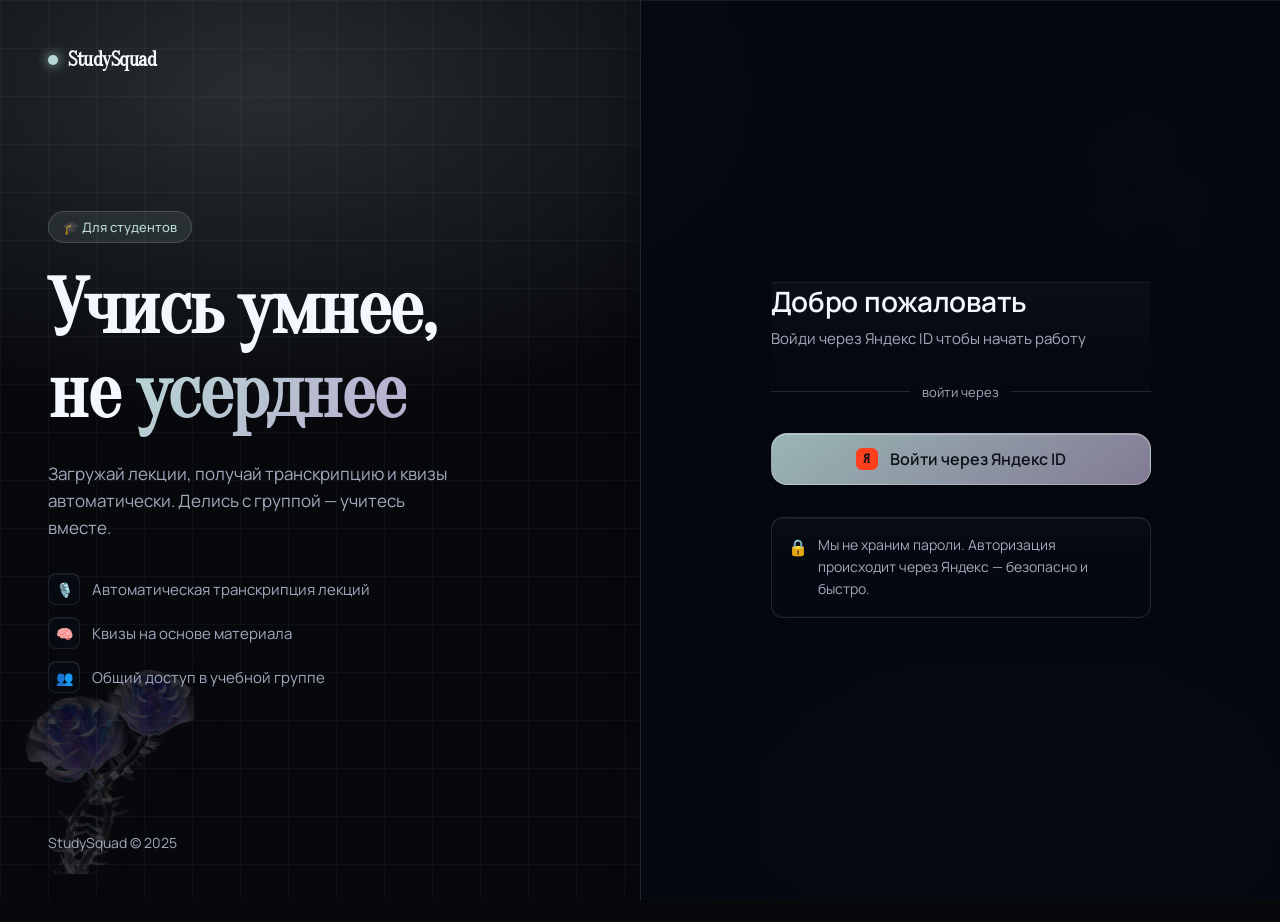
<file: index.html>
<!DOCTYPE html>
<html lang="ru">
<head>
  <meta charset="UTF-8" />
  <meta name="viewport" content="width=device-width, initial-scale=1.0" />
  <title>StudySquad — учись вместе</title>
  <script>(function(){try{var t=localStorage.getItem("study_theme")||"dark";document.documentElement.setAttribute("data-theme",t);}catch(e){document.documentElement.setAttribute("data-theme","dark");}})();</script>
  <link rel="preconnect" href="https://fonts.googleapis.com" />
  <link href="https://fonts.googleapis.com/css2?family=JetBrains+Mono:wght@500;600&family=Manrope:wght@400;500;600;700&family=Oranienbaum&display=swap" rel="stylesheet" />
  <style>
    *, *::before, *::after { box-sizing: border-box; margin: 0; padding: 0; }

    :root {
      --bg: #07080c;
      --surface: #10131b;
      --border: rgba(166,177,204,0.32);
      --accent: #b7d8d4;
      --accent2: #b8abce;
      --text: #f5f7ff;
      --muted: #a2a9bc;
      --radius: 16px;
      --font-display: 'Oranienbaum', serif;
      --font-ui: 'Manrope', sans-serif;
      --font-mono: 'JetBrains Mono', ui-monospace, SFMono-Regular, Menlo, Consolas, monospace;
    }

    html, body {
      height: 100%;
      background: var(--bg);
      color: var(--text);
      font-family: var(--font-ui);
      overflow: hidden;
    }

    /* Background */
    .bg {
      position: fixed; inset: 0; z-index: 0;
      background:
        radial-gradient(ellipse 80% 60% at 20% 10%, rgba(183,216,212,0.18) 0%, transparent 60%),
        radial-gradient(ellipse 60% 50% at 80% 90%, rgba(184,171,206,0.12) 0%, transparent 55%),
        var(--bg);
    }

    .grid-overlay {
      position: fixed; inset: 0; z-index: 0;
      background-image:
        linear-gradient(rgba(183,216,212,0.04) 1px, transparent 1px),
        linear-gradient(90deg, rgba(183,216,212,0.04) 1px, transparent 1px);
      background-size: 48px 48px;
    }

    /* Layout */
    .page {
      position: relative; z-index: 1;
      height: 100vh;
      display: grid;
      grid-template-columns: 1fr 1fr;
    }

    /* Left panel */
    .left {
      display: flex;
      flex-direction: column;
      justify-content: space-between;
      padding: 48px;
    }

    .logo {
      font-family: var(--font-display);
      font-size: 20px;
      font-weight: 700;
      letter-spacing: -0.5px;
      display: flex;
      align-items: center;
      gap: 10px;
    }

    .logo-dot {
      width: 10px; height: 10px;
      border-radius: 50%;
      background: var(--accent);
      box-shadow: 0 0 12px var(--accent);
      animation: pulse 2s ease-in-out infinite;
    }

    @keyframes pulse {
      0%, 100% { opacity: 1; transform: scale(1); }
      50% { opacity: 0.6; transform: scale(0.8); }
    }

    .hero {
      flex: 1;
      display: flex;
      flex-direction: column;
      justify-content: center;
      gap: 24px;
      padding: 40px 0;
    }

    .tag {
      display: inline-flex;
      align-items: center;
      gap: 8px;
      background: rgba(183,216,212,0.10);
      border: 1px solid rgba(183,216,212,0.2);
      border-radius: 100px;
      padding: 6px 14px;
      font-size: 13px;
      color: var(--accent);
      font-weight: 500;
      width: fit-content;
    }

    h1 {
      font-family: var(--font-display);
      font-size: clamp(48px, 6vw, 78px);
      font-weight: 900;
      line-height: 1.1;
      letter-spacing: -1.5px;
    }

    h1 span {
      background: linear-gradient(135deg, var(--accent), var(--accent2));
      -webkit-background-clip: text;
      -webkit-text-fill-color: transparent;
      background-clip: text;
    }

    .desc {
      font-size: 17px;
      color: var(--muted);
      line-height: 1.6;
      max-width: 400px;
    }

    .features {
      display: flex;
      flex-direction: column;
      gap: 12px;
      margin-top: 8px;
    }

    .feature {
      display: flex;
      align-items: center;
      gap: 12px;
      font-size: 15px;
      color: var(--muted);
    }

    .feature-icon {
      width: 32px; height: 32px;
      border-radius: 8px;
      background: var(--surface);
      border: 1px solid var(--border);
      display: flex; align-items: center; justify-content: center;
      font-size: 14px;
      flex-shrink: 0;
    }

    .footer-text {
      font-size: 14px;
      color: var(--muted);
    }

    /* Right panel */
    .right {
      display: flex;
      align-items: center;
      justify-content: center;
      padding: 48px;
      border-left: 1px solid var(--border);
      background: rgba(19,19,26,0.5);
      backdrop-filter: blur(20px);
    }

    .card {
      width: 100%;
      max-width: 380px;
      display: flex;
      flex-direction: column;
      gap: 32px;
    }

    .card-header h2 {
      font-family: var(--font-ui);
      font-size: 28px;
      font-weight: 600;
      letter-spacing: -0.01em;
      margin-bottom: 8px;
    }

    .card-header p {
      font-size: 15px;
      color: var(--muted);
      line-height: 1.5;
    }

    .divider {
      display: flex;
      align-items: center;
      gap: 12px;
      color: var(--muted);
      font-size: 13px;
    }

    .divider::before, .divider::after {
      content: '';
      flex: 1;
      height: 1px;
      background: var(--border);
    }

    .btn-yandex {
      width: 100%;
      padding: 14px 20px;
      border-radius: var(--radius);
      border: 1px solid var(--border);
      background: var(--surface);
      color: var(--text);
      font-family: var(--font-ui);
      font-size: 16px;
      font-weight: 600;
      cursor: pointer;
      display: flex;
      align-items: center;
      justify-content: center;
      gap: 12px;
      transition: all 0.2s ease;
      text-decoration: none;
    }

    .btn-yandex:hover {
      background: rgba(183,216,212,0.10);
      border-color: rgba(183,216,212,0.4);
      transform: translateY(-1px);
      box-shadow: 0 8px 24px rgba(183,216,212,0.15);
    }

    .btn-yandex:active { transform: translateY(0); }

    .yandex-logo {
      width: 22px; height: 22px;
      background: #fc3f1d;
      border-radius: 6px;
      display: flex; align-items: center; justify-content: center;
      font-weight: 900;
      font-size: 13px;
      color: white;
      font-family: var(--font-display);
      flex-shrink: 0;
    }

    .info-block {
      background: rgba(183,216,212,0.06);
      border: 1px solid rgba(183,216,212,0.15);
      border-radius: 12px;
      padding: 16px;
      font-size: 14px;
      color: var(--muted);
      line-height: 1.6;
      display: flex;
      gap: 10px;
      align-items: flex-start;
    }

    .info-block .icon { font-size: 16px; flex-shrink: 0; margin-top: 1px; }

    /* Mobile */
    @media (max-width: 768px) {
      .page { grid-template-columns: 1fr; }
      .left { display: none; }
      .right { border-left: none; padding: 24px; }
    }

    /* Entrance animation */
    .card { animation: fadeUp 0.6s ease both; }
    .left .hero { animation: fadeUp 0.5s ease both; }

    @keyframes fadeUp {
      from { opacity: 0; transform: translateY(20px); }
      to { opacity: 1; transform: translateY(0); }
    }
  </style>
  <link rel="stylesheet" href="theme-3-1.css" />
  <script src="theme-switcher.js" defer></script>
</head>
<body>
  <div class="bg"></div>
  <div class="grid-overlay"></div>

  <div class="page">
    <!-- Left -->
    <div class="left">
      <div class="logo">
        <div class="logo-dot"></div>
        StudySquad
      </div>

      <div class="hero">
        <div class="tag">🎓 Для студентов</div>
        <h1>Учись умнее,<br />не <span>усерднее</span></h1>
        <p class="desc">Загружай лекции, получай транскрипцию и квизы автоматически. Делись с группой — учитесь вместе.</p>

        <div class="features">
          <div class="feature">
            <div class="feature-icon">🎙️</div>
            Автоматическая транскрипция лекций
          </div>
          <div class="feature">
            <div class="feature-icon">🧠</div>
            Квизы на основе материала
          </div>
          <div class="feature">
            <div class="feature-icon">👥</div>
            Общий доступ в учебной группе
          </div>
        </div>
      </div>

      <p class="footer-text">StudySquad © 2025</p>
    </div>

    <!-- Right -->
    <div class="right">
      <div class="card">
        <div class="card-header">
          <h2>Добро пожаловать</h2>
          <p>Войди через Яндекс ID чтобы начать работу</p>
        </div>

        <div class="divider">войти через</div>

        <a href="#" class="btn-yandex" id="loginBtn">
          <div class="yandex-logo">Я</div>
          Войти через Яндекс ID
        </a>

        <div class="info-block">
          <span class="icon">🔒</span>
          <span>Мы не храним пароли. Авторизация происходит через Яндекс — безопасно и быстро.</span>
        </div>
      </div>
    </div>
  </div>

  <script>
    // Конфиг — замени CLIENT_ID на свой из oauth.yandex.ru
    const CONFIG = {
      CLIENT_ID: 'ff4f0c066fb644a6986193298660fb20',
      REDIRECT_URI: 'https://phandrey.github.io/study-squad/callback.html',
      API_URL: 'https://d5dl1rb13ng0aicdmdk1.hsvi2zuh.apigw.yandexcloud.net'
    }

    document.getElementById('loginBtn').addEventListener('click', (e) => {
      e.preventDefault()
      const url = `https://oauth.yandex.ru/authorize?response_type=code&client_id=${CONFIG.CLIENT_ID}&redirect_uri=${encodeURIComponent(CONFIG.REDIRECT_URI)}`
      window.location.href = url
    })

    // Если уже залогинен — редирект на дашборд
    if (localStorage.getItem('token')) {
      window.location.href = 'dashboard.html'
    }
  </script>
</body>
</html>
</file>
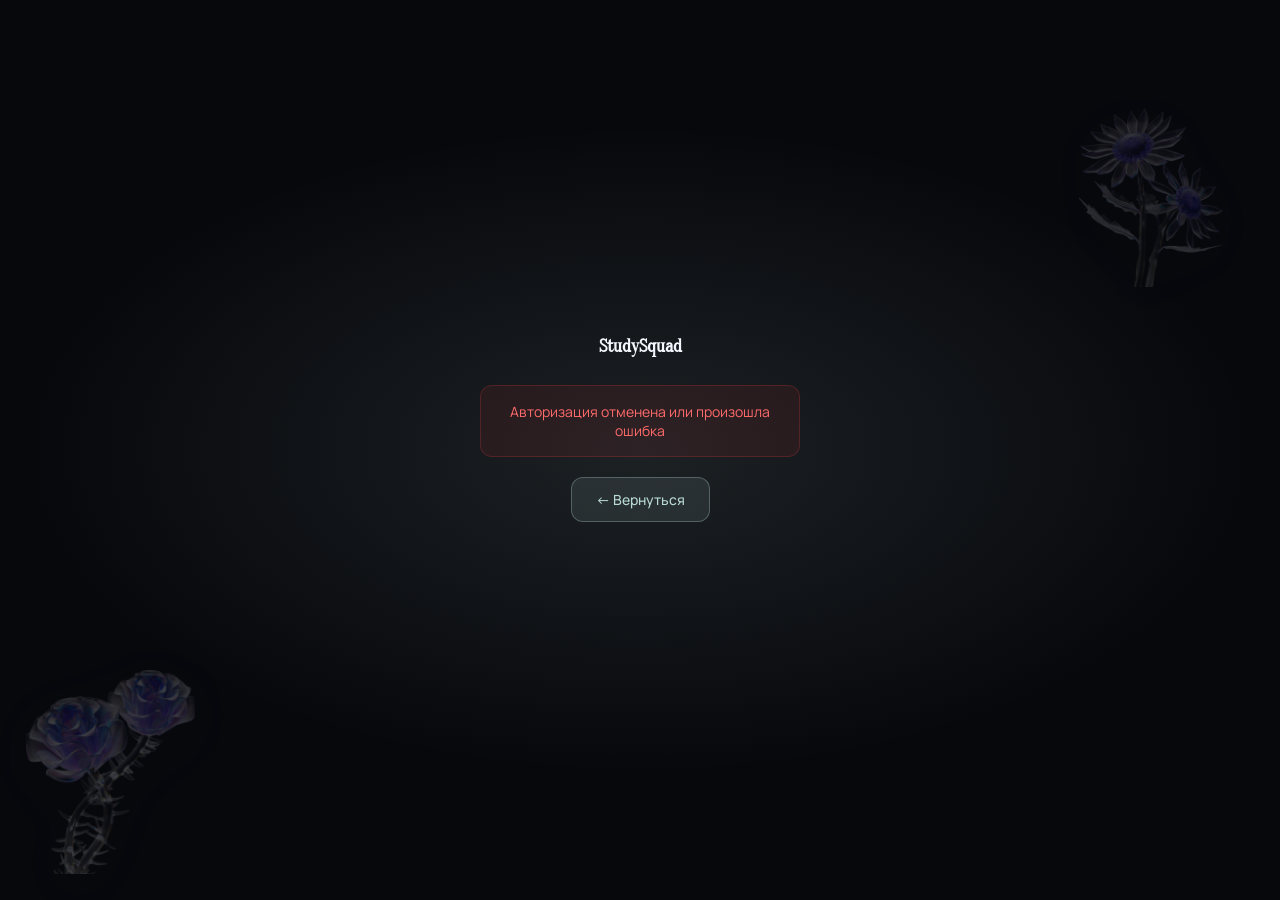
<file: callback.html>
<!DOCTYPE html>
<html lang="ru">
<head>
  <meta charset="UTF-8" />
  <meta name="viewport" content="width=device-width, initial-scale=1.0" />
  <title>StudySquad — вход...</title>
  <script>(function(){try{var t=localStorage.getItem("study_theme")||"dark";document.documentElement.setAttribute("data-theme",t);}catch(e){document.documentElement.setAttribute("data-theme","dark");}})();</script>
  <link rel="preconnect" href="https://fonts.googleapis.com" />
  <link href="https://fonts.googleapis.com/css2?family=JetBrains+Mono:wght@500;600&family=Manrope:wght@400;500;600;700&family=Oranienbaum&display=swap" rel="stylesheet" />
  <style>
    *, *::before, *::after { box-sizing: border-box; margin: 0; padding: 0; }

    :root {
      --bg: #07080c;
      --accent: #b7d8d4;
      --accent2: #b8abce;
      --text: #f5f7ff;
      --muted: #a2a9bc;
      --font-display: 'Oranienbaum', serif;
      --font-ui: 'Manrope', sans-serif;
      --font-mono: 'JetBrains Mono', ui-monospace, SFMono-Regular, Menlo, Consolas, monospace;
    }

    body {
      height: 100vh;
      background: var(--bg);
      color: var(--text);
      font-family: var(--font-ui);
      display: flex;
      align-items: center;
      justify-content: center;
      flex-direction: column;
      gap: 24px;
    }

    .bg {
      position: fixed; inset: 0; z-index: 0;
      background:
        radial-gradient(ellipse 80% 60% at 50% 50%, rgba(183,216,212,0.12) 0%, transparent 60%),
        var(--bg);
    }

    .content {
      position: relative; z-index: 1;
      text-align: center;
      display: flex;
      flex-direction: column;
      align-items: center;
      gap: 20px;
    }

    .logo {
      font-family: var(--font-display);
      font-size: 18px;
      font-weight: 700;
      margin-bottom: 8px;
    }

    .spinner {
      width: 48px; height: 48px;
      border: 3px solid rgba(183,216,212,0.2);
      border-top-color: var(--accent);
      border-radius: 50%;
      animation: spin 0.8s linear infinite;
    }

    @keyframes spin {
      to { transform: rotate(360deg); }
    }

    .status {
      font-size: 15px;
      color: var(--muted);
    }

    .error-block {
      display: none;
      background: rgba(255,60,60,0.08);
      border: 1px solid rgba(255,60,60,0.2);
      border-radius: 12px;
      padding: 16px 24px;
      font-size: 14px;
      color: #ff6b6b;
      max-width: 320px;
      text-align: center;
    }

    .btn-back {
      display: none;
      padding: 12px 24px;
      background: rgba(183,216,212,0.10);
      border: 1px solid rgba(183,216,212,0.3);
      border-radius: 12px;
      color: var(--accent);
      font-family: var(--font-ui);
      font-size: 14px;
      font-weight: 500;
      cursor: pointer;
      text-decoration: none;
    }
  </style>
  <link rel="stylesheet" href="theme-3-1.css" />
  <script src="theme-switcher.js" defer></script>
</head>
<body>
  <div class="bg"></div>

  <div class="content">
    <div class="logo">StudySquad</div>
    <div class="spinner" id="spinner"></div>
    <p class="status" id="status">Выполняем вход...</p>
    <div class="error-block" id="error"></div>
    <a href="index.html" class="btn-back" id="backBtn">← Вернуться</a>
  </div>

  <script>
    const CONFIG = {
      CLIENT_ID: 'ff4f0c066fb644a6986193298660fb20',
      REDIRECT_URI: 'https://phandrey.github.io/study-squad/callback.html',
      API_URL: 'https://d5dl1rb13ng0aicdmdk1.hsvi2zuh.apigw.yandexcloud.net'
    }

    async function handleCallback() {
      const params = new URLSearchParams(window.location.search)
      const code = params.get('code')
      const error = params.get('error')

      if (error || !code) {
        showError('Авторизация отменена или произошла ошибка')
        return
      }

      try {
        document.getElementById('status').textContent = 'Получаем данные пользователя...'

        // Отправляем code на наш API — Cloud Function обменяет на токен
        const res = await fetch(`${CONFIG.API_URL}/auth/yandex?code=${code}&redirect_uri=${encodeURIComponent(CONFIG.REDIRECT_URI)}`)

        if (!res.ok) {
          let details = ''
          try {
            details = await res.text()
          } catch (readErr) {
            details = ''
          }
          throw new Error(`Ошибка сервера (${res.status})${details ? `: ${details}` : ''}`)
        }

        const data = await res.json()

        // Сохраняем JWT токен
        localStorage.setItem('token', data.token)
        localStorage.setItem('user', JSON.stringify(data.user))

        document.getElementById('status').textContent = 'Успешно! Переходим...'

        setTimeout(() => {
          window.location.href = 'dashboard.html'
        }, 800)

      } catch (e) {
        showError(e.message || 'Не удалось войти. Попробуй ещё раз.')
      }
    }

    function showError(msg) {
      document.getElementById('spinner').style.display = 'none'
      document.getElementById('status').style.display = 'none'
      const err = document.getElementById('error')
      err.textContent = msg
      err.style.display = 'block'
      document.getElementById('backBtn').style.display = 'inline-block'
    }

    handleCallback()
  </script>
</body>
</html>
</file>
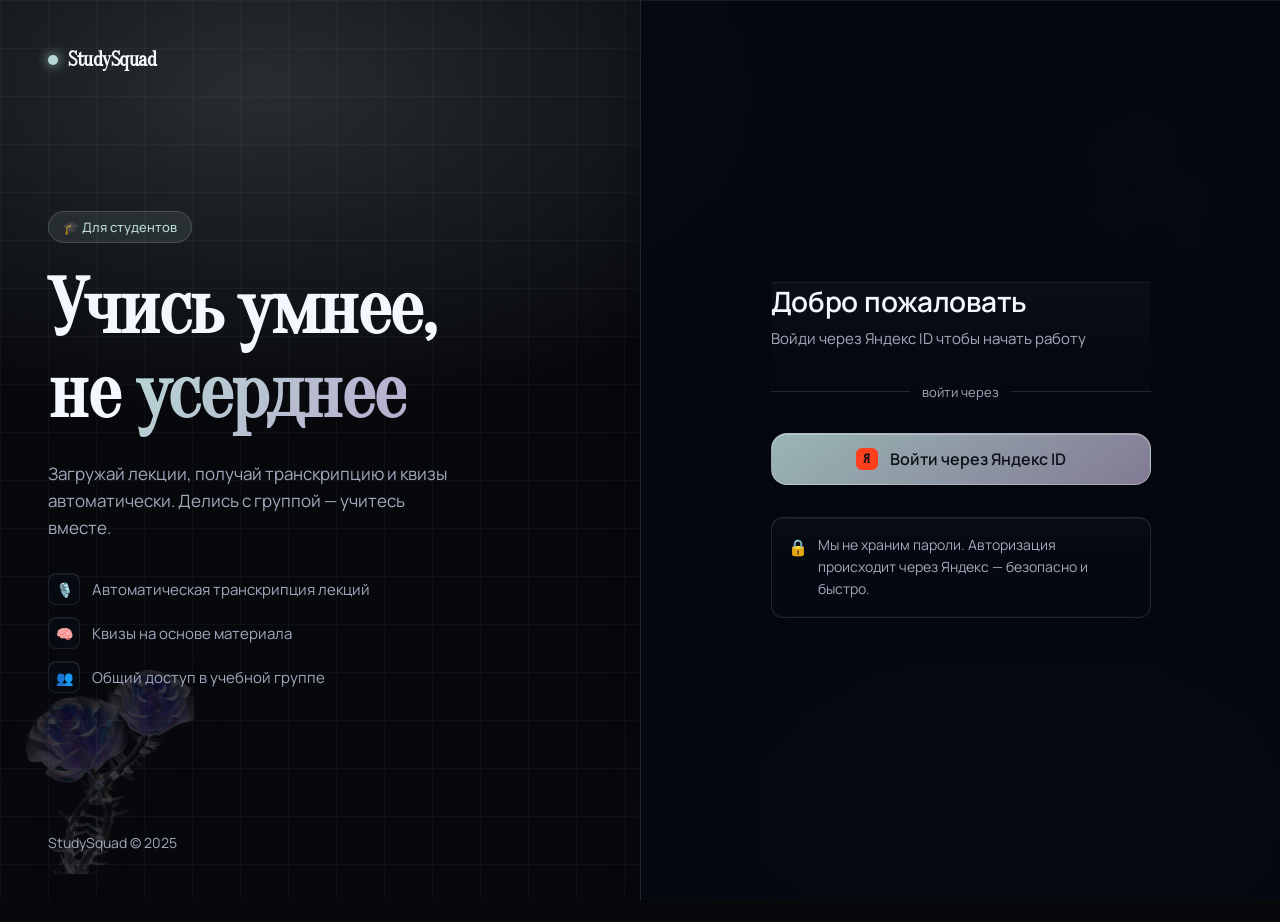
<file: dashboard.html>
<!DOCTYPE html>
<html lang="ru">
<head>
  <meta charset="UTF-8" />
  <meta name="viewport" content="width=device-width, initial-scale=1.0" />
  <title>StudySquad — дашборд</title>
  <script>(function(){try{var t=localStorage.getItem("study_theme")||"dark";document.documentElement.setAttribute("data-theme",t);}catch(e){document.documentElement.setAttribute("data-theme","dark");}})();</script>
  <link rel="preconnect" href="https://fonts.googleapis.com" />
  <link href="https://fonts.googleapis.com/css2?family=JetBrains+Mono:wght@500;600&family=Manrope:wght@400;500;600;700&family=Oranienbaum&display=swap" rel="stylesheet" />
  <style>
    *, *::before, *::after { box-sizing: border-box; margin: 0; padding: 0; }

    :root {
      --bg: #07080c; --surface: #10131b; --surface2: #171c27; --border: rgba(166,177,204,0.32);
      --accent: #b7d8d4; --accent2: #b8abce; --text: #f5f7ff; --muted: #a2a9bc;
      --radius: 16px; --success: #4ade80; --warning: #fbbf24; --error: #f87171;
      --font-display: 'Oranienbaum', serif; --font-ui: 'Manrope', sans-serif; --font-mono: 'JetBrains Mono', ui-monospace, SFMono-Regular, Menlo, Consolas, monospace;
    }

    html, body { min-height: 100%; background: var(--bg); color: var(--text); font-family: var(--font-ui); }

    .bg {
      position: fixed; inset: 0; z-index: 0;
      background: radial-gradient(ellipse 60% 40% at 10% 0%, rgba(183,216,212,0.10) 0%, transparent 50%),
                  radial-gradient(ellipse 40% 30% at 90% 100%, rgba(184,171,206,0.08) 0%, transparent 50%), var(--bg);
      pointer-events: none;
    }

    .layout { position: relative; z-index: 1; display: grid; grid-template-columns: 240px 1fr; min-height: 100vh; }

    /* ── Sidebar ── */
    .sidebar { border-right: 1px solid var(--border); padding: 24px 16px; display: flex; flex-direction: column; gap: 8px; position: sticky; top: 0; height: 100vh; overflow-y: auto; }
    .logo { font-family: var(--font-display); font-size: 16px; font-weight: 700; padding: 8px 12px 20px; display: flex; align-items: center; gap: 8px; border-bottom: 1px solid var(--border); margin-bottom: 8px; }
    .logo-dot { width: 8px; height: 8px; border-radius: 50%; background: var(--accent); box-shadow: 0 0 8px var(--accent); }
    .nav-item { display: flex; align-items: center; gap: 10px; padding: 10px 12px; border-radius: 10px; font-size: 14px; font-weight: 500; color: var(--muted); cursor: pointer; transition: all 0.15s ease; text-decoration: none; }
    .nav-item:hover { background: var(--surface); color: var(--text); }
    .nav-item.active { background: rgba(183,216,212,0.12); color: var(--accent); }
    .nav-item .icon { font-size: 16px; width: 20px; text-align: center; }
    .sidebar-bottom { margin-top: auto; padding-top: 16px; border-top: 1px solid var(--border); }
    .user-block { display: flex; align-items: center; gap: 10px; padding: 10px 12px; border-radius: 10px; }
    .avatar { width: 32px; height: 32px; border-radius: 50%; background: linear-gradient(135deg, var(--accent), var(--accent2)); display: flex; align-items: center; justify-content: center; font-size: 13px; font-weight: 700; flex-shrink: 0; }
    .user-info { flex: 1; min-width: 0; }
    .user-name { font-size: 13px; font-weight: 600; white-space: nowrap; overflow: hidden; text-overflow: ellipsis; }
    .user-email { font-size: 11px; color: var(--muted); white-space: nowrap; overflow: hidden; text-overflow: ellipsis; }
    .logout-btn { font-size: 12px; color: var(--muted); cursor: pointer; padding: 4px 12px; border-radius: 6px; background: none; border: none; font-family: inherit; }
    .logout-btn:hover { color: var(--error); }

    /* ── Main ── */
    .main { padding: 32px 40px; display: flex; flex-direction: column; gap: 32px; }
    .page-header { display: flex; align-items: center; justify-content: space-between; }
    .page-title { font-family: var(--font-display); font-size: 22px; font-weight: 700; letter-spacing: -0.5px; }
    .btn-primary { display: flex; align-items: center; gap: 8px; padding: 10px 20px; background: var(--accent); color: white; border: none; border-radius: 10px; font-family: var(--font-ui); font-size: 14px; font-weight: 600; cursor: pointer; transition: all 0.2s; text-decoration: none; }
    .btn-primary:hover { background: #8fbeb9; transform: translateY(-1px); box-shadow: 0 6px 20px rgba(183,216,212,0.3); }

    .stats { display: grid; grid-template-columns: repeat(3, 1fr); gap: 16px; }
    .stat-card { background: var(--surface); border: 1px solid var(--border); border-radius: var(--radius); padding: 20px; display: flex; flex-direction: column; gap: 8px; }
    .stat-label { font-family: var(--font-mono); letter-spacing: 0.02em; font-size: 12px; color: var(--muted); font-weight: 500; }
    .stat-value { font-family: var(--font-display); font-size: 28px; font-weight: 700; }
    .stat-sub { font-size: 12px; color: var(--muted); }

    .section-title { font-size: 16px; font-weight: 600; }
    .transcription-list { display: flex; flex-direction: column; gap: 12px; }
    .transcription-card { background: var(--surface); border: 1px solid var(--border); border-radius: var(--radius); padding: 20px; display: flex; align-items: center; gap: 16px; cursor: pointer; transition: all 0.15s ease; text-decoration: none; color: inherit; }
    .transcription-card:hover { border-color: rgba(183,216,212,0.3); background: var(--surface2); }
    .tc-icon { width: 44px; height: 44px; border-radius: 10px; background: rgba(183,216,212,0.10); display: flex; align-items: center; justify-content: center; font-size: 20px; flex-shrink: 0; }
    .tc-info { flex: 1; min-width: 0; }
    .tc-title { font-size: 15px; font-weight: 600; margin-bottom: 4px; white-space: nowrap; overflow: hidden; text-overflow: ellipsis; }
    .tc-meta { font-size: 12px; color: var(--muted); display: flex; gap: 12px; flex-wrap: wrap; }
    .tc-status { font-family: var(--font-mono); letter-spacing: 0.02em; padding: 4px 10px; border-radius: 100px; font-size: 11px; font-weight: 600; flex-shrink: 0; }
    .status-done { background: rgba(74,222,128,0.1); color: var(--success); }
    .status-pending { background: rgba(251,191,36,0.1); color: var(--warning); }
    .status-processing { background: rgba(183,216,212,0.10); color: var(--accent); }
    .status-error { background: rgba(248,113,113,0.1); color: var(--error); }

    .empty-state { text-align: center; padding: 60px 20px; color: var(--muted); display: flex; flex-direction: column; align-items: center; gap: 12px; }
    .empty-state .empty-icon { font-size: 48px; opacity: 0.5; }
    .empty-state h3 { font-size: 16px; font-weight: 600; color: var(--text); }
    .empty-state p { font-size: 14px; }

    .loading-skeleton { background: linear-gradient(90deg, var(--surface) 25%, var(--surface2) 50%, var(--surface) 75%); background-size: 200% 100%; animation: shimmer 1.5s infinite; border-radius: 8px; }
    @keyframes shimmer { 0% { background-position: 200% 0; } 100% { background-position: -200% 0; } }

    /* ── Mobile bottom nav ── */
    .mobile-nav {
      display: none;
      position: fixed;
      bottom: 0; left: 0; right: 0;
      z-index: 100;
      background: rgba(19,19,26,0.95);
      backdrop-filter: blur(20px);
      border-top: 1px solid var(--border);
      padding: 8px 0 max(8px, env(safe-area-inset-bottom));
    }

    .mobile-nav-inner { display: flex; justify-content: space-around; align-items: center; }

    .mobile-nav-item {
      font-family: var(--font-mono);
      display: flex; flex-direction: column; align-items: center; gap: 4px;
      padding: 6px 16px; border-radius: 10px;
      font-size: 10px; font-weight: 600; color: var(--muted);
      letter-spacing: 0.02em;
      text-decoration: none; transition: color 0.15s;
      min-width: 60px;
    }
    .mobile-nav-item .mnav-icon { font-size: 20px; line-height: 1; }
    .mobile-nav-item.active { color: var(--accent); }
    .mobile-nav-item:hover { color: var(--text); }

    /* ── Mobile header ── */
    .mobile-header {
      display: none;
      position: sticky; top: 0; z-index: 50;
      background: rgba(10,10,15,0.9);
      backdrop-filter: blur(20px);
      border-bottom: 1px solid var(--border);
      padding: 16px 20px;
      align-items: center;
      justify-content: space-between;
    }
    .mobile-logo { font-family: var(--font-display); font-size: 15px; font-weight: 700; display: flex; align-items: center; gap: 8px; }
    .mobile-avatar { width: 32px; height: 32px; border-radius: 50%; background: linear-gradient(135deg, var(--accent), var(--accent2)); display: flex; align-items: center; justify-content: center; font-size: 13px; font-weight: 700; cursor: pointer; }

    @media (max-width: 768px) {
      .layout { grid-template-columns: 1fr; }
      .sidebar { display: none; }
      .mobile-nav { display: block; }
      .mobile-header { display: flex; }
      .main { padding: 16px 16px 90px; gap: 20px; }
      .page-header { flex-wrap: wrap; gap: 12px; }
      .page-title { font-size: 18px; }
      .stats { grid-template-columns: 1fr 1fr; gap: 10px; }
      .stat-value { font-size: 22px; }
      .transcription-card { padding: 14px; }
      .tc-meta { gap: 8px; }
      .btn-primary { font-size: 13px; padding: 8px 16px; }
    }

    @media (max-width: 480px) {
      .stats { grid-template-columns: 1fr; }
    }
  </style>
  <link rel="stylesheet" href="theme-3-1.css" />
  <script src="theme-switcher.js" defer></script>
</head>
<body>
  <div class="bg"></div>

  <!-- Mobile header -->
  <div class="mobile-header">
    <div class="mobile-logo">
      <div class="logo-dot"></div>
      StudySquad
    </div>
    <div class="mobile-avatar" id="mobileAvatar" onclick="logout()">?</div>
  </div>

  <div class="layout">
    <aside class="sidebar">
      <div class="logo"><div class="logo-dot"></div>StudySquad</div>
      <a href="dashboard.html" class="nav-item active"><span class="icon">🏠</span> Главная</a>
      <a href="upload.html" class="nav-item"><span class="icon">🎙️</span> Загрузить лекцию</a>
      <a href="#" class="nav-item nav-disabled" aria-disabled="true" tabindex="-1"><span class="icon">📚</span> Предметы</a>
      <a href="#" class="nav-item nav-disabled" aria-disabled="true" tabindex="-1"><span class="icon">👥</span> Моя группа</a>
      <a href="quizzes.html" class="nav-item"><span class="icon">🧠</span> Квизы</a>
      <div class="sidebar-bottom">
        <div class="user-block">
          <div class="avatar" id="avatarInitial">?</div>
          <div class="user-info">
            <div class="user-name" id="userName">Загрузка...</div>
            <div class="user-email" id="userEmail"></div>
          </div>
        </div>
        <button class="logout-btn" onclick="logout()">Выйти</button>
      </div>
    </aside>

    <main class="main">
      <div class="page-header">
        <h1 class="page-title">Мои транскрипции</h1>
        <a href="upload.html" class="btn-primary">+ Загрузить</a>
      </div>

      <div class="stats">
        <div class="stat-card">
          <div class="stat-label">Всего лекций</div>
          <div class="stat-value" id="statTotal">—</div>
          <div class="stat-sub">за всё время</div>
        </div>
        <div class="stat-card">
          <div class="stat-label">Готово</div>
          <div class="stat-value" id="statDone">—</div>
          <div class="stat-sub">транскрипций</div>
        </div>
        <div class="stat-card">
          <div class="stat-label">Квизов</div>
          <div class="stat-value" id="statQuizzes">—</div>
          <div class="stat-sub">создано</div>
        </div>
      </div>

      <div>
        <div class="section-title" style="margin-bottom: 16px;">Последние загрузки</div>
        <div class="transcription-list" id="list">
          <div style="height: 80px; border-radius: 16px;" class="loading-skeleton"></div>
          <div style="height: 80px; border-radius: 16px;" class="loading-skeleton"></div>
          <div style="height: 80px; border-radius: 16px;" class="loading-skeleton"></div>
        </div>
      </div>
    </main>
  </div>

  <!-- Mobile bottom nav -->
  <nav class="mobile-nav">
    <div class="mobile-nav-inner">
      <a href="dashboard.html" class="mobile-nav-item active">
        <span class="mnav-icon">🏠</span>
        <span>Главная</span>
      </a>
      <a href="upload.html" class="mobile-nav-item">
        <span class="mnav-icon">🎙️</span>
        <span>Загрузить</span>
      </a>
      <a href="quizzes.html" class="mobile-nav-item">
        <span class="mnav-icon">🧠</span>
        <span>Квизы</span>
      </a>
    </div>
  </nav>

  <script>
    const CONFIG = { API_URL: 'https://d5dl1rb13ng0aicdmdk1.hsvi2zuh.apigw.yandexcloud.net' }
    const token = localStorage.getItem('token')
    const user = JSON.parse(localStorage.getItem('user') || 'null')
    if (!token) { window.location.href = 'index.html' }
    if (user) {
      document.getElementById('userName').textContent = user.name || user.email
      document.getElementById('userEmail').textContent = user.email
      const initial = (user.name || user.email || '?')[0].toUpperCase()
      document.getElementById('avatarInitial').textContent = initial
      document.getElementById('mobileAvatar').textContent = initial
    }

    async function loadTranscriptions() {
      try {
        const res = await fetch(`${CONFIG.API_URL}/transcriptions`, { headers: { Authorization: `Bearer ${token}` } })
        const data = await res.json()
        renderList(data.transcriptions || [])
        renderStats(data.transcriptions || [])
      } catch (e) {
        document.getElementById('list').innerHTML = `<div class="empty-state"><div class="empty-icon">⚠️</div><h3>Не удалось загрузить</h3><p>Проверь соединение</p></div>`
      }
    }

    function renderStats(items) {
      document.getElementById('statTotal').textContent = items.length
      document.getElementById('statDone').textContent = items.filter(i => i.status === 'done').length
      document.getElementById('statQuizzes').textContent = items.reduce((acc, i) => acc + (i.quiz_count || 0), 0)
    }

    function renderList(items) {
      const list = document.getElementById('list')
      if (!items.length) {
        list.innerHTML = `<div class="empty-state"><div class="empty-icon">🎙️</div><h3>Пока нет лекций</h3><p>Загрузи первую запись</p></div>`
        return
      }
      const statusMap = { done: ['status-done', 'Готово'], pending: ['status-pending', 'Ожидает'], processing: ['status-processing', 'Обработка...'], error: ['status-error', 'Ошибка'] }
      list.innerHTML = items.map(item => {
        const [cls, label] = statusMap[item.status] || ['status-pending', 'Ожидает']
        const date = new Date(item.created_at).toLocaleDateString('ru-RU')
        return `<a href="transcription.html?id=${item.id}" class="transcription-card">
          <div class="tc-icon">🎙️</div>
          <div class="tc-info">
            <div class="tc-title">${item.title}</div>
            <div class="tc-meta"><span>${item.subject_name || 'Без предмета'}</span><span>${date}</span></div>
          </div>
          <div class="tc-status ${cls}">${label}</div>
        </a>`
      }).join('')
    }

    function logout() { localStorage.clear(); window.location.href = 'index.html' }
    loadTranscriptions()
  </script>
</body>
</html>
</file>
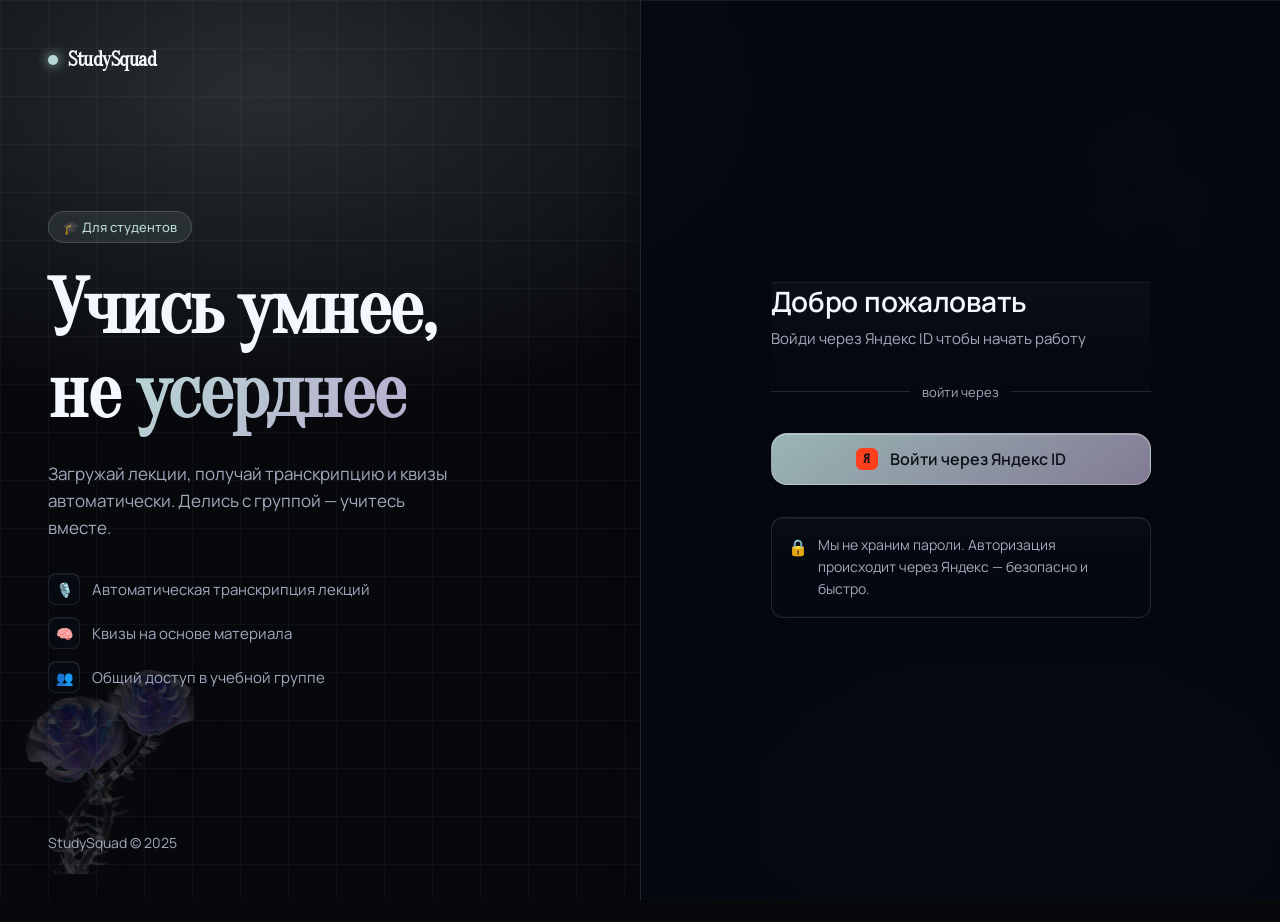
<file: quizzes.html>
<!DOCTYPE html>
<html lang="ru">
<head>
  <meta charset="UTF-8" />
  <meta name="viewport" content="width=device-width, initial-scale=1.0" />
  <title>StudySquad — квизы</title>
  <script>(function(){try{var t=localStorage.getItem("study_theme")||"dark";document.documentElement.setAttribute("data-theme",t);}catch(e){document.documentElement.setAttribute("data-theme","dark");}})();</script>
  <link rel="preconnect" href="https://fonts.googleapis.com" />
  <link href="https://fonts.googleapis.com/css2?family=JetBrains+Mono:wght@500;600&family=Manrope:wght@400;500;600;700&family=Oranienbaum&display=swap" rel="stylesheet" />
  <style>
    *, *::before, *::after { box-sizing: border-box; margin: 0; padding: 0; }
    :root { --bg: #07080c; --surface: #10131b; --surface2: #171c27; --border: rgba(166,177,204,0.32); --accent: #b7d8d4; --accent2: #b8abce; --text: #f5f7ff; --muted: #a2a9bc; --radius: 16px; --success: #4ade80; --error: #f87171; --warning: #fbbf24; --font-display: 'Oranienbaum', serif; --font-ui: 'Manrope', sans-serif; --font-mono: 'JetBrains Mono', ui-monospace, SFMono-Regular, Menlo, Consolas, monospace; }
    html, body { min-height: 100%; background: var(--bg); color: var(--text); font-family: var(--font-ui); }
    .bg { position: fixed; inset: 0; z-index: 0; background: radial-gradient(ellipse 60% 40% at 50% 20%, rgba(183,216,212,0.08) 0%, transparent 60%), var(--bg); pointer-events: none; }
    .layout { position: relative; z-index: 1; display: grid; grid-template-columns: 240px 1fr; min-height: 100vh; }
    .sidebar { border-right: 1px solid var(--border); padding: 24px 16px; display: flex; flex-direction: column; gap: 8px; position: sticky; top: 0; height: 100vh; }
    .logo { font-family: var(--font-display); font-size: 16px; font-weight: 700; padding: 8px 12px 20px; display: flex; align-items: center; gap: 8px; border-bottom: 1px solid var(--border); margin-bottom: 8px; }
    .logo-dot { width: 8px; height: 8px; border-radius: 50%; background: var(--accent); box-shadow: 0 0 8px var(--accent); }
    .nav-item { display: flex; align-items: center; gap: 10px; padding: 10px 12px; border-radius: 10px; font-size: 14px; font-weight: 500; color: var(--muted); cursor: pointer; transition: all 0.15s ease; text-decoration: none; }
    .nav-item:hover { background: var(--surface); color: var(--text); }
    .nav-item.active { background: rgba(183,216,212,0.12); color: var(--accent); }
    .nav-item .icon { font-size: 16px; width: 20px; text-align: center; }
    .sidebar-bottom { margin-top: auto; padding-top: 16px; border-top: 1px solid var(--border); }
    .user-block { display: flex; align-items: center; gap: 10px; padding: 10px 12px; }
    .avatar { width: 32px; height: 32px; border-radius: 50%; background: linear-gradient(135deg, var(--accent), var(--accent2)); display: flex; align-items: center; justify-content: center; font-size: 13px; font-weight: 700; flex-shrink: 0; }
    .user-name { font-size: 13px; font-weight: 600; }
    .logout-btn { font-size: 12px; color: var(--muted); cursor: pointer; padding: 4px 12px; border-radius: 6px; background: none; border: none; font-family: inherit; }
    .logout-btn:hover { color: var(--error); }
    .main { padding: 40px; display: flex; flex-direction: column; gap: 28px; }
    .page-header { display: flex; align-items: center; justify-content: space-between; }
    .page-title { font-family: var(--font-display); font-size: 22px; font-weight: 700; letter-spacing: -0.5px; }
    .quiz-grid { display: grid; grid-template-columns: repeat(auto-fill, minmax(280px, 1fr)); gap: 16px; }
    .quiz-card { background: var(--surface); border: 1px solid var(--border); border-radius: var(--radius); padding: 20px; display: flex; flex-direction: column; gap: 14px; transition: all 0.15s ease; color: inherit; }
    .quiz-card:hover { border-color: rgba(183,216,212,0.3); background: var(--surface2); transform: translateY(-2px); }
    .quiz-card-header { display: flex; align-items: flex-start; gap: 12px; }
    .quiz-icon { width: 44px; height: 44px; border-radius: 10px; background: rgba(183,216,212,0.10); display: flex; align-items: center; justify-content: center; font-size: 20px; flex-shrink: 0; }
    .quiz-title { font-size: 15px; font-weight: 600; line-height: 1.3; flex: 1; }
    .quiz-meta { display: flex; flex-direction: column; gap: 6px; }
    .quiz-meta-item { font-size: 12px; color: var(--muted); }
    .quiz-footer { display: flex; align-items: center; justify-content: space-between; }
    .quiz-questions-count { font-family: var(--font-mono); letter-spacing: 0.02em; font-size: 12px; color: var(--muted); background: var(--surface2); padding: 4px 10px; border-radius: 100px; }
    .btn-start { padding: 8px 16px; background: var(--accent); color: white; border: none; border-radius: 8px; font-family: var(--font-ui); font-size: 13px; font-weight: 600; cursor: pointer; text-decoration: none; transition: background 0.15s; }
    .btn-start:hover { background: #8fbeb9; }
    .empty-state { text-align: center; padding: 80px 20px; color: var(--muted); display: flex; flex-direction: column; align-items: center; gap: 12px; grid-column: 1 / -1; }
    .empty-icon { font-size: 48px; opacity: 0.5; }
    .empty-title { font-size: 16px; font-weight: 600; color: var(--text); }
    .empty-sub { font-size: 14px; }
    .btn-primary { padding: 10px 20px; background: var(--accent); color: white; border: none; border-radius: 10px; font-family: var(--font-ui); font-size: 14px; font-weight: 600; cursor: pointer; text-decoration: none; display: inline-block; margin-top: 8px; }
    .loading-skeleton { background: linear-gradient(90deg, var(--surface) 25%, var(--surface2) 50%, var(--surface) 75%); background-size: 200% 100%; animation: shimmer 1.5s infinite; border-radius: var(--radius); }
    @keyframes shimmer { 0% { background-position: 200% 0; } 100% { background-position: -200% 0; } }

    /* ── Mobile ── */
    .mobile-nav { display: none; position: fixed; bottom: 0; left: 0; right: 0; z-index: 100; background: rgba(19,19,26,0.95); backdrop-filter: blur(20px); border-top: 1px solid var(--border); padding: 8px 0 max(8px, env(safe-area-inset-bottom)); }
    .mobile-nav-inner { display: flex; justify-content: space-around; align-items: center; }
    .mobile-nav-item { font-family: var(--font-mono); letter-spacing: 0.02em; display: flex; flex-direction: column; align-items: center; gap: 4px; padding: 6px 16px; font-size: 10px; font-weight: 600; color: var(--muted); text-decoration: none; min-width: 60px; }
    .mobile-nav-item .mnav-icon { font-size: 20px; line-height: 1; }
    .mobile-nav-item.active { color: var(--accent); }
    .mobile-header { display: none; position: sticky; top: 0; z-index: 50; background: rgba(10,10,15,0.9); backdrop-filter: blur(20px); border-bottom: 1px solid var(--border); padding: 16px 20px; align-items: center; justify-content: space-between; }
    .mobile-logo { font-family: var(--font-display); font-size: 15px; font-weight: 700; display: flex; align-items: center; gap: 8px; }
    .mobile-avatar { width: 32px; height: 32px; border-radius: 50%; background: linear-gradient(135deg, var(--accent), var(--accent2)); display: flex; align-items: center; justify-content: center; font-size: 13px; font-weight: 700; }

    @media (max-width: 768px) {
      .layout { grid-template-columns: 1fr; }
      .sidebar { display: none; }
      .mobile-nav { display: block; }
      .mobile-header { display: flex; }
      .main { padding: 16px 16px 90px; gap: 20px; }
      .page-title { font-size: 18px; }
      .quiz-grid { grid-template-columns: 1fr; }
    }
  </style>
  <link rel="stylesheet" href="theme-3-1.css" />
  <script src="theme-switcher.js" defer></script>
</head>
<body>
  <div class="bg"></div>

  <div class="mobile-header">
    <div class="mobile-logo"><div class="logo-dot"></div>StudySquad</div>
    <div class="mobile-avatar" id="mobileAvatar">?</div>
  </div>

  <div class="layout">
    <aside class="sidebar">
      <div class="logo"><div class="logo-dot"></div>StudySquad</div>
      <a href="dashboard.html" class="nav-item"><span class="icon">🏠</span> Главная</a>
      <a href="upload.html" class="nav-item"><span class="icon">🎙️</span> Загрузить лекцию</a>
      <a href="#" class="nav-item nav-disabled" aria-disabled="true" tabindex="-1"><span class="icon">📚</span> Предметы</a>
      <a href="#" class="nav-item nav-disabled" aria-disabled="true" tabindex="-1"><span class="icon">👥</span> Моя группа</a>
      <a href="quizzes.html" class="nav-item active"><span class="icon">🧠</span> Квизы</a>
      <div class="sidebar-bottom">
        <div class="user-block">
          <div class="avatar" id="avatarInitial">?</div>
          <div class="user-info"><div class="user-name" id="userName">...</div></div>
        </div>
        <button class="logout-btn" onclick="logout()">Выйти</button>
      </div>
    </aside>

    <main class="main">
      <div class="page-header">
        <h1 class="page-title">Мои квизы</h1>
      </div>
      <div class="quiz-grid" id="quizGrid">
        <div style="height: 160px;" class="loading-skeleton"></div>
        <div style="height: 160px;" class="loading-skeleton"></div>
        <div style="height: 160px;" class="loading-skeleton"></div>
      </div>
    </main>
  </div>

  <nav class="mobile-nav">
    <div class="mobile-nav-inner">
      <a href="dashboard.html" class="mobile-nav-item">
        <span class="mnav-icon">🏠</span><span>Главная</span>
      </a>
      <a href="upload.html" class="mobile-nav-item">
        <span class="mnav-icon">🎙️</span><span>Загрузить</span>
      </a>
      <a href="quizzes.html" class="mobile-nav-item active">
        <span class="mnav-icon">🧠</span><span>Квизы</span>
      </a>
    </div>
  </nav>

  <script>
    const CONFIG = { API_URL: 'https://d5dl1rb13ng0aicdmdk1.hsvi2zuh.apigw.yandexcloud.net' }
    const token = localStorage.getItem('token')
    const user = JSON.parse(localStorage.getItem('user') || 'null')
    if (!token) { window.location.href = 'index.html' }
    if (user) {
      document.getElementById('userName').textContent = user.name || user.email
      const initial = (user.name || user.email || '?')[0].toUpperCase()
      document.getElementById('avatarInitial').textContent = initial
      document.getElementById('mobileAvatar').textContent = initial
    }

    async function loadQuizzes() {
      try {
        const res = await fetch(`${CONFIG.API_URL}/quizzes`, { headers: { Authorization: `Bearer ${token}` } })
        const data = await res.json()
        renderQuizzes(data.quizzes || [])
      } catch (e) {
        document.getElementById('quizGrid').innerHTML = `<div class="empty-state"><div class="empty-icon">⚠️</div><div class="empty-title">Не удалось загрузить</div></div>`
      }
    }

    function renderQuizzes(quizzes) {
      const grid = document.getElementById('quizGrid')
      if (!quizzes.length) {
        grid.innerHTML = `<div class="empty-state"><div class="empty-icon">🧠</div><div class="empty-title">Пока нет квизов</div><p class="empty-sub">Открой транскрипцию и нажми "Создать квиз"</p><a href="dashboard.html" class="btn-primary">Перейти к лекциям</a></div>`
        return
      }
      grid.innerHTML = quizzes.map(q => {
        const date = new Date(q.created_at).toLocaleDateString('ru-RU')
        const count = Array.isArray(q.questions) ? q.questions.length : 0
        return `<div class="quiz-card">
          <div class="quiz-card-header">
            <div class="quiz-icon">🧠</div>
            <div class="quiz-title">${q.title}</div>
          </div>
          <div class="quiz-meta">
            <div class="quiz-meta-item">📅 ${date}</div>
            ${q.transcription_title ? `<div class="quiz-meta-item">🎙️ ${q.transcription_title}</div>` : ''}
          </div>
          <div class="quiz-footer">
            <span class="quiz-questions-count">${count} вопросов</span>
            <a href="quiz.html?id=${q.id}" class="btn-start">Пройти →</a>
          </div>
        </div>`
      }).join('')
    }

    function logout() { localStorage.clear(); window.location.href = 'index.html' }
    loadQuizzes()
  </script>
</body>
</html>
</file>
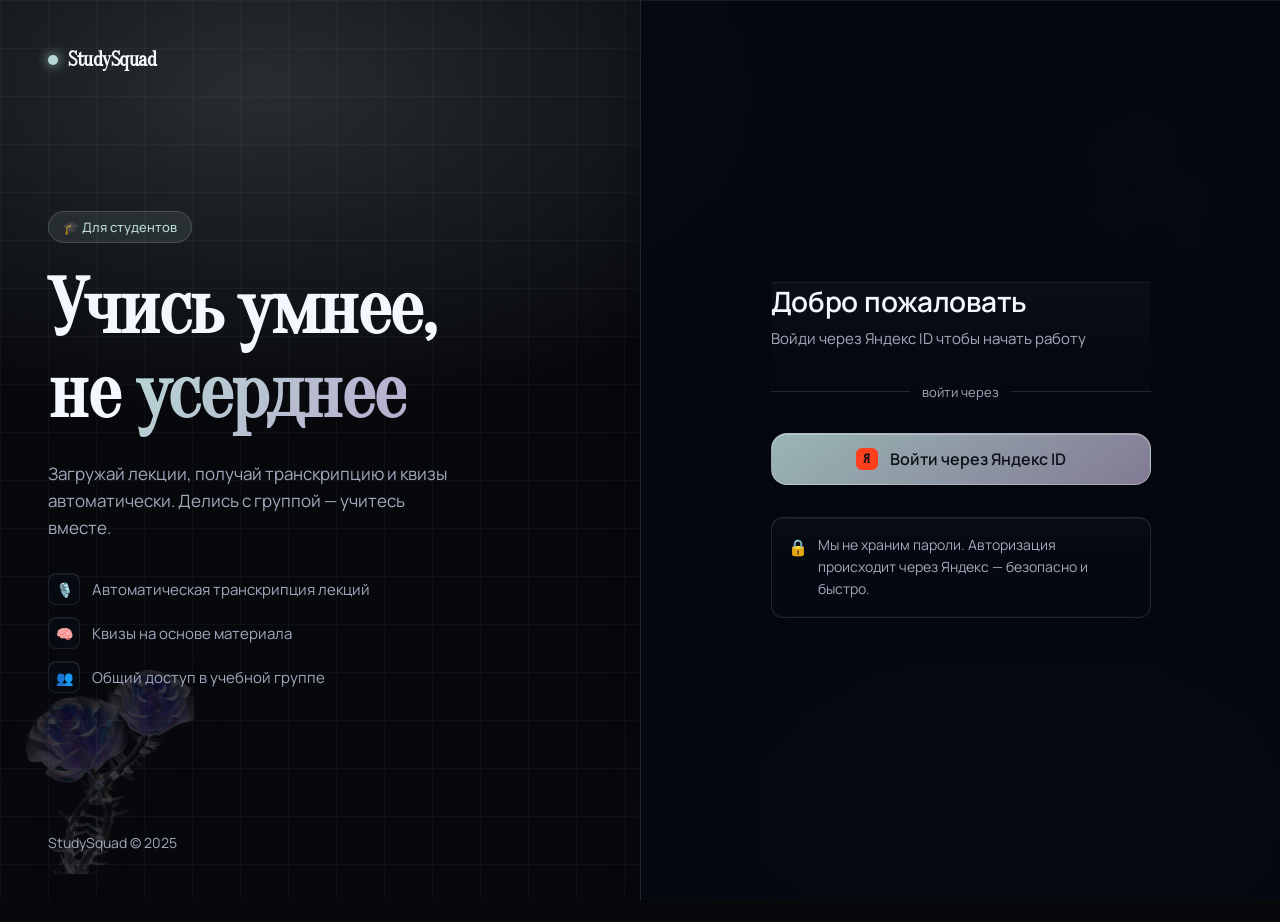
<file: upload.html>
<!DOCTYPE html>
<html lang="ru">
<head>
  <meta charset="UTF-8" />
  <meta name="viewport" content="width=device-width, initial-scale=1.0" />
  <title>StudySquad — загрузить лекцию</title>
  <script>(function(){try{var t=localStorage.getItem("study_theme")||"dark";document.documentElement.setAttribute("data-theme",t);}catch(e){document.documentElement.setAttribute("data-theme","dark");}})();</script>
  <link rel="preconnect" href="https://fonts.googleapis.com" />
  <link href="https://fonts.googleapis.com/css2?family=JetBrains+Mono:wght@500;600&family=Manrope:wght@400;500;600;700&family=Oranienbaum&display=swap" rel="stylesheet" />
  <style>
    *, *::before, *::after { box-sizing: border-box; margin: 0; padding: 0; }
    :root { --bg: #07080c; --surface: #10131b; --surface2: #171c27; --border: rgba(166,177,204,0.32); --accent: #b7d8d4; --accent2: #b8abce; --text: #f5f7ff; --muted: #a2a9bc; --radius: 16px; --success: #4ade80; --error: #f87171; --warning: #fbbf24; --font-display: 'Oranienbaum', serif; --font-ui: 'Manrope', sans-serif; --font-mono: 'JetBrains Mono', ui-monospace, SFMono-Regular, Menlo, Consolas, monospace; }
    html, body { min-height: 100%; background: var(--bg); color: var(--text); font-family: var(--font-ui); }
    .bg { position: fixed; inset: 0; z-index: 0; background: radial-gradient(ellipse 60% 40% at 50% 20%, rgba(183,216,212,0.10) 0%, transparent 60%), var(--bg); pointer-events: none; }
    .layout { position: relative; z-index: 1; display: grid; grid-template-columns: 240px 1fr; min-height: 100vh; }
    .sidebar { border-right: 1px solid var(--border); padding: 24px 16px; display: flex; flex-direction: column; gap: 8px; position: sticky; top: 0; height: 100vh; }
    .logo { font-family: var(--font-display); font-size: 16px; font-weight: 700; padding: 8px 12px 20px; display: flex; align-items: center; gap: 8px; border-bottom: 1px solid var(--border); margin-bottom: 8px; }
    .logo-dot { width: 8px; height: 8px; border-radius: 50%; background: var(--accent); box-shadow: 0 0 8px var(--accent); }
    .nav-item { display: flex; align-items: center; gap: 10px; padding: 10px 12px; border-radius: 10px; font-size: 14px; font-weight: 500; color: var(--muted); cursor: pointer; transition: all 0.15s ease; text-decoration: none; }
    .nav-item:hover { background: var(--surface); color: var(--text); }
    .nav-item.active { background: rgba(183,216,212,0.12); color: var(--accent); }
    .nav-item .icon { font-size: 16px; width: 20px; text-align: center; }
    .sidebar-bottom { margin-top: auto; padding-top: 16px; border-top: 1px solid var(--border); }
    .user-block { display: flex; align-items: center; gap: 10px; padding: 10px 12px; }
    .avatar { width: 32px; height: 32px; border-radius: 50%; background: linear-gradient(135deg, var(--accent), var(--accent2)); display: flex; align-items: center; justify-content: center; font-size: 13px; font-weight: 700; flex-shrink: 0; }
    .user-name { font-size: 13px; font-weight: 600; }
    .logout-btn { font-size: 12px; color: var(--muted); cursor: pointer; padding: 4px 12px; border-radius: 6px; background: none; border: none; font-family: inherit; }
    .logout-btn:hover { color: var(--error); }
    .main { padding: 40px; display: flex; flex-direction: column; gap: 28px; max-width: 640px; }
    .back-link { display: flex; align-items: center; gap: 8px; color: var(--muted); font-size: 14px; text-decoration: none; width: fit-content; }
    .back-link:hover { color: var(--text); }
    .page-title { font-family: var(--font-display); font-size: 22px; font-weight: 700; letter-spacing: -0.5px; }
    .page-sub { font-size: 14px; color: var(--muted); margin-top: 6px; }
    .form { display: flex; flex-direction: column; gap: 20px; }
    .field { display: flex; flex-direction: column; gap: 8px; }
    .label { font-size: 13px; font-weight: 600; color: var(--text); }
    .label span { color: var(--muted); font-weight: 400; }
    .input { background: var(--surface); border: 1px solid var(--border); border-radius: 10px; padding: 12px 14px; color: var(--text); font-family: var(--font-ui); font-size: 14px; outline: none; transition: border-color 0.15s; width: 100%; }
    .input:focus { border-color: rgba(183,216,212,0.5); }
    .input::placeholder { color: var(--muted); }
    select.input { cursor: pointer; }
    .dropzone { border: 2px dashed var(--border); border-radius: var(--radius); padding: 40px 20px; text-align: center; cursor: pointer; transition: all 0.2s ease; display: flex; flex-direction: column; align-items: center; gap: 12px; position: relative; }
    .dropzone:hover, .dropzone.drag-over { border-color: rgba(183,216,212,0.5); background: rgba(183,216,212,0.04); }
    .dropzone input[type=file] { position: absolute; inset: 0; opacity: 0; cursor: pointer; width: 100%; height: 100%; }
    .dropzone-icon { font-size: 36px; }
    .dropzone-title { font-size: 15px; font-weight: 600; }
    .dropzone-sub { font-size: 13px; color: var(--muted); }
    .dropzone-formats { font-size: 11px; color: var(--muted); background: var(--surface); border-radius: 6px; padding: 4px 10px; }
    .file-selected { background: rgba(74,222,128,0.06); border: 1px solid rgba(74,222,128,0.2); border-radius: 10px; padding: 12px 16px; display: none; align-items: center; gap: 12px; font-size: 14px; }
    .file-selected.visible { display: flex; }
    .file-name { font-weight: 600; color: var(--success); flex: 1; min-width: 0; white-space: nowrap; overflow: hidden; text-overflow: ellipsis; }
    .file-size { font-size: 12px; color: var(--muted); flex-shrink: 0; }
    .file-remove { cursor: pointer; color: var(--muted); font-size: 16px; flex-shrink: 0; }
    .file-remove:hover { color: var(--error); }
    .file-type-badge { font-size: 10px; font-family: var(--font-mono); padding: 2px 6px; border-radius: 4px; flex-shrink: 0; }
    .file-type-video { background: rgba(183,216,212,0.1); color: var(--accent); border: 1px solid rgba(183,216,212,0.2); }
    .file-type-audio { background: rgba(184,171,206,0.1); color: var(--accent2); border: 1px solid rgba(184,171,206,0.2); }
    .progress-block { display: none; flex-direction: column; gap: 10px; }
    .progress-block.visible { display: flex; }
    .progress-row { display: flex; justify-content: space-between; align-items: center; }
    .progress-label { font-size: 13px; color: var(--muted); }
    .progress-speed { font-size: 12px; color: var(--muted); font-family: var(--font-mono); }
    .progress-bar { height: 6px; background: var(--border); border-radius: 100px; overflow: hidden; }
    .progress-fill { height: 100%; background: linear-gradient(90deg, var(--accent), var(--accent2)); border-radius: 100px; transition: width 0.2s ease; width: 0%; }
    .btn-submit { padding: 14px 28px; background: var(--accent); color: white; border: none; border-radius: 10px; font-family: var(--font-ui); font-size: 15px; font-weight: 600; cursor: pointer; transition: all 0.2s; display: flex; align-items: center; justify-content: center; gap: 8px; width: 100%; }
    .btn-submit:hover:not(:disabled) { background: #8fbeb9; transform: translateY(-1px); }
    .btn-submit:disabled { opacity: 0.5; cursor: not-allowed; transform: none; }
    .success-block { display: none; background: rgba(74,222,128,0.06); border: 1px solid rgba(74,222,128,0.2); border-radius: var(--radius); padding: 24px; text-align: center; flex-direction: column; align-items: center; gap: 12px; }
    .success-block.visible { display: flex; }
    .success-icon { font-size: 36px; }
    .success-title { font-size: 16px; font-weight: 600; color: var(--success); }
    .success-sub { font-size: 14px; color: var(--muted); }
    .btn-secondary { padding: 10px 20px; background: var(--surface); border: 1px solid var(--border); border-radius: 10px; color: var(--text); font-family: var(--font-ui); font-size: 14px; font-weight: 500; cursor: pointer; text-decoration: none; display: inline-block; margin-top: 4px; }
    .btn-secondary:hover { background: var(--surface2); }
    .mobile-nav { display: none; position: fixed; bottom: 0; left: 0; right: 0; z-index: 100; background: rgba(19,19,26,0.95); backdrop-filter: blur(20px); border-top: 1px solid var(--border); padding: 8px 0 max(8px, env(safe-area-inset-bottom)); }
    .mobile-nav-inner { display: flex; justify-content: space-around; align-items: center; }
    .mobile-nav-item { font-family: var(--font-mono); letter-spacing: 0.02em; display: flex; flex-direction: column; align-items: center; gap: 4px; padding: 6px 16px; border-radius: 10px; font-size: 10px; font-weight: 600; color: var(--muted); text-decoration: none; transition: color 0.15s; min-width: 60px; }
    .mobile-nav-item .mnav-icon { font-size: 20px; line-height: 1; }
    .mobile-nav-item.active { color: var(--accent); }
    .mobile-header { display: none; position: sticky; top: 0; z-index: 50; background: rgba(10,10,15,0.9); backdrop-filter: blur(20px); border-bottom: 1px solid var(--border); padding: 16px 20px; align-items: center; justify-content: space-between; }
    .mobile-logo { font-family: var(--font-display); font-size: 15px; font-weight: 700; display: flex; align-items: center; gap: 8px; }
    .mobile-back { color: var(--muted); font-size: 14px; text-decoration: none; display: flex; align-items: center; gap: 6px; }
    @media (max-width: 768px) {
      .layout { grid-template-columns: 1fr; }
      .sidebar { display: none; }
      .mobile-nav { display: block; }
      .mobile-header { display: flex; }
      .main { padding: 16px 16px 90px; max-width: 100%; gap: 20px; }
      .page-title { font-size: 18px; }
      .dropzone { padding: 28px 16px; }
      .dropzone-title { font-size: 14px; }
    }
  </style>
  <link rel="stylesheet" href="theme-3-1.css" />
  <script src="theme-switcher.js" defer></script>
</head>
<body>
  <div class="bg"></div>
  <div class="mobile-header">
    <a href="dashboard.html" class="mobile-back">← Назад</a>
    <div class="mobile-logo"><div class="logo-dot"></div>StudySquad</div>
    <div style="width:60px;"></div>
  </div>
  <div class="layout">
    <aside class="sidebar">
      <div class="logo"><div class="logo-dot"></div>StudySquad</div>
      <a href="dashboard.html" class="nav-item"><span class="icon">🏠</span> Главная</a>
      <a href="upload.html" class="nav-item active"><span class="icon">🎙️</span> Загрузить лекцию</a>
      <a href="#" class="nav-item nav-disabled" aria-disabled="true" tabindex="-1"><span class="icon">📚</span> Предметы</a>
      <a href="#" class="nav-item nav-disabled" aria-disabled="true" tabindex="-1"><span class="icon">👥</span> Моя группа</a>
      <a href="quizzes.html" class="nav-item"><span class="icon">🧠</span> Квизы</a>
      <div class="sidebar-bottom">
        <div class="user-block">
          <div class="avatar" id="avatarInitial">?</div>
          <div class="user-info"><div class="user-name" id="userName">...</div></div>
        </div>
        <button class="logout-btn" onclick="logout()">Выйти</button>
      </div>
    </aside>
    <main class="main">
      <a href="dashboard.html" class="back-link">← Назад</a>
      <div>
        <h1 class="page-title">Загрузить лекцию</h1>
        <p class="page-sub">Загрузи аудио или видео запись — мы сделаем транскрипцию</p>
      </div>
      <div class="form" id="uploadForm">
        <div class="field">
          <label class="label">Название лекции</label>
          <input type="text" class="input" id="title" placeholder="Например: Лекция 3 — Макроэкономика" />
        </div>
        <div class="field">
          <label class="label">Предмет <span>(необязательно)</span></label>
          <select class="input" id="subject"><option value="">Выбери предмет</option></select>
        </div>
        <div class="field">
          <label class="label">Поделиться с группой <span>(необязательно)</span></label>
          <select class="input" id="shareGroup">
            <option value="">Только для меня</option>
            <option value="group">Моя учебная группа</option>
          </select>
        </div>
        <div class="field">
          <label class="label">Файл</label>
          <div class="dropzone" id="dropzone">
            <input type="file" id="fileInput" accept=".mp3,.mp4,.wav,.m4a,.webm,.ogg,.avi,.mov,.mkv,.flv,.wmv" />
            <div class="dropzone-icon" id="dropzoneIcon">🎙️</div>
            <div class="dropzone-title">Нажми для выбора файла</div>
            <div class="dropzone-sub">До 500 МБ · multipart upload для больших файлов</div>
            <div class="dropzone-formats">Аудио: MP3 · WAV · M4A · OGG &nbsp;|&nbsp; Видео: MP4 · MOV · AVI · MKV</div>
          </div>
          <div class="file-selected" id="fileSelected">
            <span id="fileTypeEmoji">📎</span>
            <span class="file-name" id="fileName"></span>
            <span class="file-type-badge" id="fileTypeBadge"></span>
            <span class="file-size" id="fileSize"></span>
            <span class="file-remove" onclick="removeFile()">✕</span>
          </div>
        </div>
        <div class="progress-block" id="progressBlock">
          <div class="progress-row">
            <span class="progress-label" id="progressLabel">Загружаем...</span>
            <span class="progress-speed" id="progressSpeed"></span>
          </div>
          <div class="progress-bar"><div class="progress-fill" id="progressFill"></div></div>
          <div class="progress-row">
            <span class="progress-label" id="progressPct" style="font-family: var(--font-mono); font-size: 12px;">0%</span>
            <span class="progress-label" id="progressEta" style="font-size: 12px;"></span>
          </div>
        </div>
        <button class="btn-submit" id="submitBtn" onclick="handleUpload()">🚀 Загрузить и транскрибировать</button>
      </div>
      <div class="success-block" id="successBlock">
        <div class="success-icon">✅</div>
        <div class="success-title">Файл загружен!</div>
        <div class="success-sub">Транскрипция готовится — займёт пару минут.</div>
        <a href="dashboard.html" class="btn-secondary">Перейти к списку</a>
      </div>
    </main>
  </div>
  <nav class="mobile-nav">
    <div class="mobile-nav-inner">
      <a href="dashboard.html" class="mobile-nav-item"><span class="mnav-icon">🏠</span><span>Главная</span></a>
      <a href="upload.html" class="mobile-nav-item active"><span class="mnav-icon">🎙️</span><span>Загрузить</span></a>
      <a href="quizzes.html" class="mobile-nav-item"><span class="mnav-icon">🧠</span><span>Квизы</span></a>
    </div>
  </nav>

  <script>
    const CONFIG = { API_URL: 'https://d5dl1rb13ng0aicdmdk1.hsvi2zuh.apigw.yandexcloud.net' }
    const MULTIPART_THRESHOLD = 10 * 1024 * 1024   // файлы > 10 МБ грузим multipart
    const PART_SIZE = 10 * 1024 * 1024              // размер одной части
    const AUDIO_EXTS = ['mp3', 'wav', 'm4a', 'ogg', 'webm', 'flac', 'aac']
    const VIDEO_EXTS = ['mp4', 'mov', 'avi', 'mkv', 'flv', 'wmv', 'mpeg', 'mpg']

    const token = localStorage.getItem('token')
    const user = JSON.parse(localStorage.getItem('user') || 'null')
    if (!token) { window.location.href = 'index.html' }
    if (user) {
      document.getElementById('userName').textContent = user.name || user.email
      document.getElementById('avatarInitial').textContent = (user.name || user.email || '?')[0].toUpperCase()
    }
    let selectedFile = null

    async function loadSubjects() {
      try {
        const res = await fetch(`${CONFIG.API_URL}/subjects`, { headers: { Authorization: `Bearer ${token}` } })
        const data = await res.json()
        const select = document.getElementById('subject')
        ;(data.subjects || []).forEach(s => {
          const opt = document.createElement('option')
          opt.value = s.id; opt.textContent = s.name; select.appendChild(opt)
        })
      } catch (e) {}
    }

    const dropzone = document.getElementById('dropzone')
    const fileInput = document.getElementById('fileInput')
    dropzone.addEventListener('dragover', (e) => { e.preventDefault(); dropzone.classList.add('drag-over') })
    dropzone.addEventListener('dragleave', () => dropzone.classList.remove('drag-over'))
    dropzone.addEventListener('drop', (e) => { e.preventDefault(); dropzone.classList.remove('drag-over'); if (e.dataTransfer.files[0]) setFile(e.dataTransfer.files[0]) })
    fileInput.addEventListener('change', () => { if (fileInput.files[0]) setFile(fileInput.files[0]) })

    function getFileType(filename) {
      const ext = filename.split('.').pop().toLowerCase()
      if (VIDEO_EXTS.includes(ext)) return 'video'
      if (AUDIO_EXTS.includes(ext)) return 'audio'
      return 'unknown'
    }

    function setFile(file) {
      if (file.size > 500 * 1024 * 1024) { alert('Файл слишком большой. Максимум 500 МБ'); return }
      const type = getFileType(file.name)
      if (type === 'unknown') { alert('Неподдерживаемый формат файла'); return }
      selectedFile = file
      document.getElementById('dropzoneIcon').textContent = type === 'video' ? '🎬' : '🎙️'
      document.getElementById('fileTypeEmoji').textContent = type === 'video' ? '🎬' : '🎵'
      document.getElementById('fileName').textContent = file.name
      document.getElementById('fileSize').textContent = (file.size / 1024 / 1024).toFixed(1) + ' МБ'
      const badge = document.getElementById('fileTypeBadge')
      badge.textContent = type === 'video' ? 'VIDEO' : 'AUDIO'
      badge.className = `file-type-badge ${type === 'video' ? 'file-type-video' : 'file-type-audio'}`
      document.getElementById('fileSelected').classList.add('visible')
      dropzone.style.display = 'none'
    }

    function removeFile() {
      selectedFile = null; fileInput.value = ''
      document.getElementById('fileSelected').classList.remove('visible')
      document.getElementById('dropzoneIcon').textContent = '🎙️'
      dropzone.style.display = 'flex'
    }

    function setProgress(pct, label, speed, eta) {
      document.getElementById('progressFill').style.width = pct + '%'
      document.getElementById('progressPct').textContent = pct + '%'
      document.getElementById('progressLabel').textContent = label
      if (speed !== undefined) document.getElementById('progressSpeed').textContent = speed || ''
      if (eta !== undefined) document.getElementById('progressEta').textContent = eta || ''
    }

    // ── Загрузка одним куском (маленькие файлы) ──
    function uploadSingle(url, file) {
      return new Promise((resolve, reject) => {
        const xhr = new XMLHttpRequest()
        let lastLoaded = 0, lastTime = Date.now()

        xhr.upload.addEventListener('progress', (e) => {
          if (!e.lengthComputable) return
          const pct = Math.round(e.loaded / e.total * 100)
          const now = Date.now(), elapsed = (now - lastTime) / 1000
          let speed = '', eta = ''
          if (elapsed > 0.5) {
            const mbps = (e.loaded - lastLoaded) / elapsed / 1024 / 1024
            speed = mbps.toFixed(1) + ' МБ/с'
            const remaining = (e.total - e.loaded) / (mbps * 1024 * 1024)
            eta = remaining < 60 ? `~${Math.round(remaining)} сек` : `~${Math.round(remaining / 60)} мин`
            lastLoaded = e.loaded; lastTime = now
          }
          setProgress(pct, `${(e.loaded/1024/1024).toFixed(0)} / ${(e.total/1024/1024).toFixed(0)} МБ`, speed, eta)
        })
        xhr.addEventListener('load', () => xhr.status < 300 ? resolve() : reject(new Error('HTTP ' + xhr.status)))
        xhr.addEventListener('error', () => reject(new Error('Ошибка сети')))
        xhr.open('PUT', url)
        xhr.setRequestHeader('Content-Type', file.type || 'application/octet-stream')
        xhr.send(file)
      })
    }

    // ── Multipart upload (большие файлы) ──
    async function uploadMultipart(file, title, subjectId, shareGroup) {
      const totalMB = (file.size / 1024 / 1024).toFixed(0)
      setProgress(0, 'Инициируем загрузку...', '', '')

      // 1. Создаём multipart upload и получаем presigned URLs для каждой части
      const initRes = await fetch(`${CONFIG.API_URL}/presign-multipart`, {
        method: 'POST',
        headers: { Authorization: `Bearer ${token}`, 'Content-Type': 'application/json' },
        body: JSON.stringify({
          filename: file.name,
          file_size: file.size,
          title,
          subject_id: subjectId || null,
          share_group: shareGroup || null
        })
      })
      const { upload_id, record_id, s3_key, part_urls, part_size } = await initRes.json()

      const parts = []
      let uploadedBytes = 0
      const startTime = Date.now()

      // 2. Загружаем каждую часть
      for (const { part_number, url } of part_urls) {
        const start = (part_number - 1) * part_size
        const end = Math.min(start + part_size, file.size)
        const chunk = file.slice(start, end)

        const etag = await uploadPart(url, chunk, (loaded) => {
          const total = uploadedBytes + loaded
          const pct = Math.round(total / file.size * 100)
          const elapsed = (Date.now() - startTime) / 1000
          const mbps = elapsed > 0 ? (total / 1024 / 1024 / elapsed) : 0
          const remaining = mbps > 0 ? (file.size - total) / 1024 / 1024 / mbps : 0
          const eta = remaining < 60 ? `~${Math.round(remaining)} сек` : `~${Math.round(remaining / 60)} мин`
          setProgress(
            pct,
            `Часть ${part_number}/${part_urls.length} · ${(total/1024/1024).toFixed(0)} / ${totalMB} МБ`,
            mbps.toFixed(1) + ' МБ/с',
            eta
          )
        })

        uploadedBytes += chunk.size
        parts.push({ part_number, etag })
      }

      setProgress(99, 'Завершаем загрузку...', '', '')

      // 3. Завершаем multipart upload
      await fetch(`${CONFIG.API_URL}/complete-multipart`, {
        method: 'POST',
        headers: { Authorization: `Bearer ${token}`, 'Content-Type': 'application/json' },
        body: JSON.stringify({ s3_key, upload_id, parts })
      })

      return record_id
    }

    function uploadPart(url, chunk, onProgress) {
      return new Promise((resolve, reject) => {
        const xhr = new XMLHttpRequest()
        xhr.upload.addEventListener('progress', (e) => {
          if (e.lengthComputable) onProgress(e.loaded)
        })
        xhr.addEventListener('load', () => {
          if (xhr.status < 300) {
            const etag = xhr.getResponseHeader('ETag') || xhr.getResponseHeader('etag') || ''
            resolve(etag) // Yandex S3 нужны кавычки в ETag
          } else {
            reject(new Error('HTTP ' + xhr.status))
          }
        })
        xhr.addEventListener('error', () => reject(new Error('Ошибка сети')))
        xhr.open('PUT', url)
        xhr.send(chunk)
      })
    }

    async function handleUpload() {
      const title = document.getElementById('title').value.trim()
      const subjectId = document.getElementById('subject').value
      const shareGroup = document.getElementById('shareGroup').value
      if (!title) { alert('Введи название лекции'); return }
      if (!selectedFile) { alert('Выбери файл'); return }

      const btn = document.getElementById('submitBtn')
      btn.disabled = true; btn.textContent = 'Загружаем...'
      document.getElementById('progressBlock').classList.add('visible')

      try {
        if (selectedFile.size > MULTIPART_THRESHOLD) {
          // Большой файл — multipart
          await uploadMultipart(selectedFile, title, subjectId, shareGroup)
        } else {
          // Маленький файл — обычный presign
          setProgress(5, 'Получаем ссылку...', '', '')
          const res = await fetch(
            `${CONFIG.API_URL}/presign?filename=${crypto.randomUUID()}.${selectedFile.name.split('.').pop().toLowerCase()}&title=${encodeURIComponent(title)}&subject_id=${subjectId}&share_group=${shareGroup}`,
            { headers: { Authorization: `Bearer ${token}` } }
          )
          const { upload_url } = await res.json()
          await uploadSingle(upload_url, selectedFile)
        }

        setProgress(100, 'Готово!', '', '')
        setTimeout(() => {
          document.getElementById('uploadForm').style.display = 'none'
          document.getElementById('successBlock').classList.add('visible')
        }, 400)

      } catch (e) {
        alert('Ошибка при загрузке: ' + e.message)
        btn.disabled = false; btn.textContent = '🚀 Загрузить и транскрибировать'
        document.getElementById('progressBlock').classList.remove('visible')
      }
    }

    function logout() { localStorage.clear(); window.location.href = 'index.html' }
    loadSubjects()
  </script>
</body>
</html>
</file>
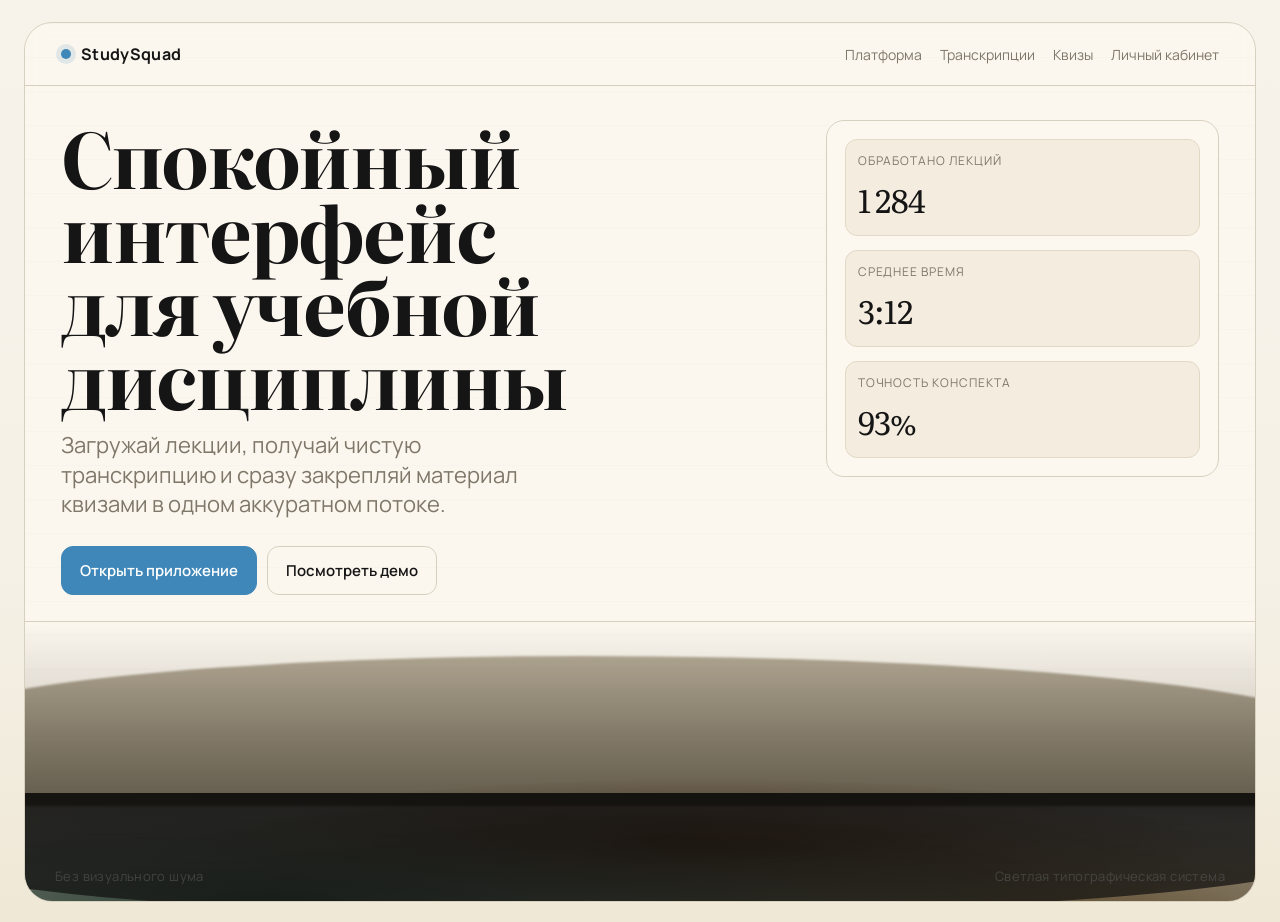
<file: design-concepts/concept-1.html>
<!DOCTYPE html>
<html lang="ru">
<head>
  <meta charset="UTF-8" />
  <meta name="viewport" content="width=device-width, initial-scale=1.0" />
  <title>StudySquad Concept 1 — Light Minimal</title>
  <link rel="preconnect" href="https://fonts.googleapis.com" />
  <link rel="preconnect" href="https://fonts.gstatic.com" crossorigin />
  <link href="https://fonts.googleapis.com/css2?family=Literata:opsz,wght@7..72,400;7..72,600&family=Manrope:wght@400;500;700&display=swap" rel="stylesheet" />
  <style>
    :root {
      --bg: #f5f1e7;
      --paper: #fcf8ef;
      --text: #161515;
      --muted: #7f7769;
      --line: #d8d0bf;
      --accent: #3f87b8;
      --accent-soft: #dcecf8;
      --radius: 18px;
    }

    * { box-sizing: border-box; }

    body {
      margin: 0;
      background: linear-gradient(180deg, #f7f3ea 0%, #f5f1e7 60%, #efe8d6 100%);
      color: var(--text);
      font-family: 'Manrope', sans-serif;
      min-height: 100vh;
    }

    .shell {
      width: min(1240px, calc(100% - 48px));
      margin: 22px auto 30px;
      border: 1px solid var(--line);
      background: rgba(252, 248, 239, 0.88);
      border-radius: 28px;
      backdrop-filter: blur(8px);
      overflow: hidden;
      position: relative;
    }

    .shell::after {
      content: '';
      position: absolute;
      inset: 0;
      background-image: linear-gradient(rgba(0, 0, 0, 0.02) 1px, transparent 1px);
      background-size: 100% 34px;
      pointer-events: none;
      mix-blend-mode: multiply;
      opacity: 0.55;
    }

    header {
      position: relative;
      z-index: 2;
      padding: 20px 36px;
      display: flex;
      justify-content: space-between;
      align-items: center;
      border-bottom: 1px solid var(--line);
    }

    .logo {
      display: inline-flex;
      align-items: center;
      gap: 10px;
      font-weight: 700;
      letter-spacing: 0.02em;
    }

    .logo-dot {
      width: 10px;
      height: 10px;
      border-radius: 50%;
      background: var(--accent);
      box-shadow: 0 0 0 5px rgba(63, 135, 184, 0.14);
    }

    nav {
      display: flex;
      gap: 18px;
      color: var(--muted);
      font-size: 14px;
    }

    .hero {
      position: relative;
      z-index: 2;
      display: grid;
      grid-template-columns: 1.3fr 0.7fr;
      gap: 34px;
      padding: 34px 36px 0;
    }

    h1 {
      margin: 0;
      font-family: 'Literata', serif;
      font-size: clamp(42px, 6vw, 78px);
      line-height: 0.96;
      letter-spacing: -0.03em;
      max-width: 740px;
      text-wrap: balance;
    }

    .subtitle {
      margin-top: 16px;
      max-width: 480px;
      color: var(--muted);
      font-size: 22px;
      line-height: 1.35;
    }

    .actions {
      display: flex;
      flex-wrap: wrap;
      gap: 10px;
      margin-top: 26px;
    }

    .btn {
      border: 1px solid var(--line);
      border-radius: 12px;
      padding: 13px 18px;
      font-weight: 600;
      font-size: 15px;
      text-decoration: none;
      color: inherit;
      transition: 180ms ease;
    }

    .btn.primary {
      background: var(--accent);
      border-color: var(--accent);
      color: #fff;
    }

    .btn.primary:hover { transform: translateY(-1px); filter: brightness(1.04); }
    .btn.secondary:hover { background: #f0ebdf; }

    .metrics {
      border: 1px solid var(--line);
      background: var(--paper);
      border-radius: var(--radius);
      padding: 18px;
      display: grid;
      gap: 14px;
      height: fit-content;
    }

    .metric {
      padding: 12px;
      border-radius: 12px;
      background: #f3ecdf;
      border: 1px solid #e2d8c6;
    }

    .metric .k {
      font-size: 12px;
      color: var(--muted);
      text-transform: uppercase;
      letter-spacing: 0.08em;
    }

    .metric .v {
      margin-top: 6px;
      font-family: 'Literata', serif;
      font-size: 32px;
      letter-spacing: -0.02em;
    }

    .landscape {
      position: relative;
      margin-top: 26px;
      min-height: 280px;
      border-top: 1px solid var(--line);
      background:
        radial-gradient(120% 70% at 20% 100%, #2a3f34 0%, transparent 56%),
        radial-gradient(90% 70% at 82% 105%, #5f4d2f 0%, transparent 52%),
        radial-gradient(85% 50% at 55% 80%, #75422b 0%, transparent 48%),
        linear-gradient(180deg, rgba(243, 236, 223, 0) 0%, rgba(49, 39, 24, 0.45) 92%);
      overflow: hidden;
    }

    .landscape::before,
    .landscape::after {
      content: '';
      position: absolute;
      left: -8%;
      right: -8%;
      border-radius: 46% 54% 0 0;
      opacity: 0.9;
    }

    .landscape::before {
      bottom: 95px;
      height: 150px;
      background: linear-gradient(180deg, rgba(111, 96, 66, 0.58), rgba(54, 45, 29, 0.74));
      filter: blur(0.8px);
    }

    .landscape::after {
      bottom: -14px;
      height: 122px;
      background: linear-gradient(180deg, rgba(17, 17, 15, 0.75), rgba(7, 7, 6, 0.95));
      transform: scaleY(-1);
    }

    .foot {
      position: absolute;
      left: 30px;
      right: 30px;
      bottom: 16px;
      display: flex;
      justify-content: space-between;
      color: rgba(255, 255, 255, 0.72);
      font-size: 13px;
      letter-spacing: 0.03em;
    }

    @media (max-width: 980px) {
      .hero { grid-template-columns: 1fr; }
      .metrics { max-width: 560px; }
      .landscape { min-height: 240px; }
    }

    @media (max-width: 680px) {
      .shell { width: calc(100% - 24px); margin: 12px auto 20px; border-radius: 22px; }
      header { padding: 16px 16px; }
      nav { display: none; }
      .hero { padding: 20px 16px 0; gap: 18px; }
      h1 { font-size: clamp(34px, 12vw, 52px); }
      .subtitle { font-size: 18px; margin-top: 10px; }
      .actions { margin-top: 16px; }
      .btn { flex: 1 1 170px; text-align: center; }
      .landscape { margin-top: 18px; min-height: 180px; }
      .foot { left: 16px; right: 16px; font-size: 11px; }
    }
  </style>
</head>
<body>
  <div class="shell">
    <header>
      <div class="logo"><span class="logo-dot"></span>StudySquad</div>
      <nav>
        <span>Платформа</span>
        <span>Транскрипции</span>
        <span>Квизы</span>
        <span>Личный кабинет</span>
      </nav>
    </header>

    <section class="hero">
      <div>
        <h1>Спокойный интерфейс для учебной дисциплины</h1>
        <p class="subtitle">Загружай лекции, получай чистую транскрипцию и сразу закрепляй материал квизами в одном аккуратном потоке.</p>
        <div class="actions">
          <a class="btn primary" href="#">Открыть приложение</a>
          <a class="btn secondary" href="#">Посмотреть демо</a>
        </div>
      </div>

      <aside class="metrics" aria-label="Ключевые показатели">
        <div class="metric">
          <div class="k">Обработано лекций</div>
          <div class="v">1 284</div>
        </div>
        <div class="metric">
          <div class="k">Среднее время</div>
          <div class="v">3:12</div>
        </div>
        <div class="metric">
          <div class="k">Точность конспекта</div>
          <div class="v">93%</div>
        </div>
      </aside>
    </section>

    <section class="landscape">
      <div class="foot">
        <span>Без визуального шума</span>
        <span>Светлая типографическая система</span>
      </div>
    </section>
  </div>
</body>
</html>
</file>
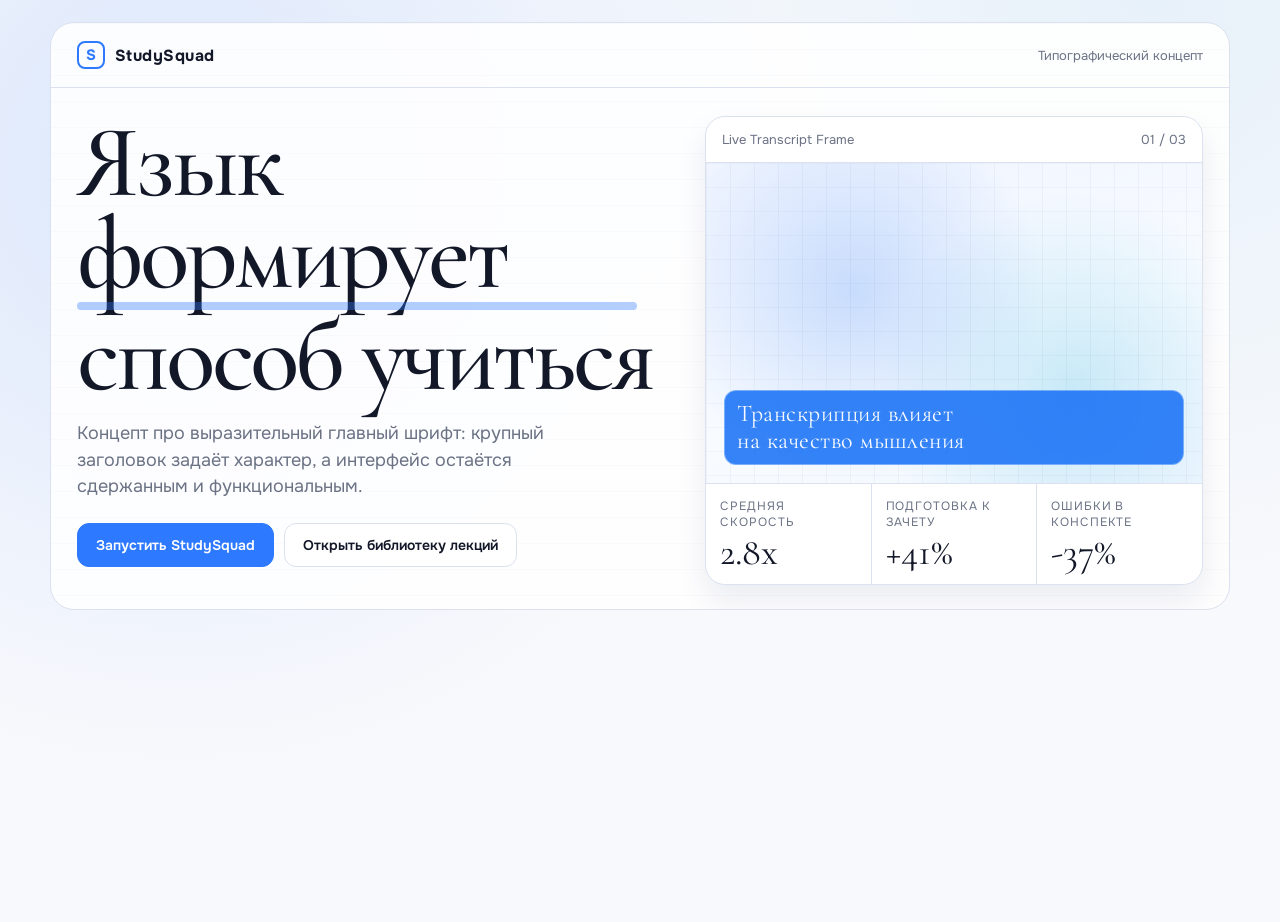
<file: design-concepts/concept-2.html>
<!DOCTYPE html>
<html lang="ru">
<head>
  <meta charset="UTF-8" />
  <meta name="viewport" content="width=device-width, initial-scale=1.0" />
  <title>StudySquad Concept 2 — Typographic Focus</title>
  <link rel="preconnect" href="https://fonts.googleapis.com" />
  <link rel="preconnect" href="https://fonts.gstatic.com" crossorigin />
  <link href="https://fonts.googleapis.com/css2?family=Cormorant+Garamond:wght@400;500;600&family=Onest:wght@400;500;700&display=swap" rel="stylesheet" />
  <style>
    :root {
      --bg: #f8f9fc;
      --card: #ffffff;
      --ink: #131829;
      --muted: #6a7284;
      --line: #dbe1ef;
      --blue: #2d79ff;
      --blue-soft: #e9f1ff;
      --shadow: 0 16px 32px rgba(16, 31, 74, 0.08);
    }

    * { box-sizing: border-box; }

    body {
      margin: 0;
      font-family: 'Onest', sans-serif;
      color: var(--ink);
      min-height: 100vh;
      background:
        radial-gradient(circle at 14% 18%, rgba(45, 121, 255, 0.14), transparent 46%),
        radial-gradient(circle at 90% 0%, rgba(32, 146, 218, 0.08), transparent 42%),
        var(--bg);
    }

    .wrap {
      width: min(1180px, calc(100% - 42px));
      margin: 22px auto;
      border: 1px solid var(--line);
      background: rgba(255, 255, 255, 0.9);
      border-radius: 24px;
      overflow: hidden;
      position: relative;
    }

    .scan-lines {
      pointer-events: none;
      position: absolute;
      inset: 0;
      background-image: linear-gradient(rgba(20, 30, 68, 0.04) 1px, transparent 1px);
      background-size: 100% 26px;
      opacity: 0.5;
    }

    header {
      display: flex;
      align-items: center;
      justify-content: space-between;
      padding: 18px 26px;
      border-bottom: 1px solid var(--line);
      position: relative;
      z-index: 2;
    }

    .brand {
      display: flex;
      align-items: center;
      gap: 10px;
      font-weight: 700;
      letter-spacing: 0.03em;
    }

    .brand-mark {
      width: 28px;
      height: 28px;
      border: 2px solid var(--blue);
      border-radius: 8px;
      display: inline-flex;
      align-items: center;
      justify-content: center;
      color: var(--blue);
      font-size: 15px;
      font-weight: 700;
    }

    .hero {
      position: relative;
      z-index: 2;
      display: grid;
      grid-template-columns: 1.1fr 0.9fr;
      gap: 20px;
      padding: 28px 26px 24px;
      align-items: start;
    }

    .headline {
      max-width: 760px;
      margin: 0;
      font-family: 'Cormorant Garamond', serif;
      font-size: clamp(58px, 8vw, 108px);
      line-height: 0.9;
      letter-spacing: -0.03em;
      font-weight: 500;
      text-wrap: balance;
    }

    .headline-accent {
      position: relative;
      display: inline-block;
      padding-bottom: 10px;
    }

    .headline-accent::after {
      content: '';
      position: absolute;
      left: 0;
      right: 8%;
      bottom: 0;
      height: 8px;
      background: rgba(45, 121, 255, 0.36);
      border-radius: 999px;
    }

    .meta {
      margin-top: 18px;
      color: var(--muted);
      font-size: 18px;
      line-height: 1.45;
      max-width: 540px;
    }

    .cta-row {
      margin-top: 24px;
      display: flex;
      gap: 10px;
      flex-wrap: wrap;
    }

    .cta {
      text-decoration: none;
      border: 1px solid var(--line);
      padding: 12px 18px;
      border-radius: 12px;
      font-weight: 600;
      font-size: 14px;
      color: var(--ink);
      background: white;
      transition: 140ms ease;
    }

    .cta.primary {
      background: var(--blue);
      color: #fff;
      border-color: var(--blue);
    }

    .cta:hover { transform: translateY(-1px); }

    .panel {
      background: var(--card);
      border: 1px solid var(--line);
      border-radius: 20px;
      box-shadow: var(--shadow);
      overflow: hidden;
    }

    .panel-head {
      padding: 14px 16px;
      border-bottom: 1px solid var(--line);
      display: flex;
      justify-content: space-between;
      align-items: center;
      font-size: 13px;
      color: var(--muted);
    }

    .stream {
      position: relative;
      min-height: 320px;
      background:
        radial-gradient(circle at 30% 40%, rgba(40, 119, 242, 0.22), transparent 48%),
        radial-gradient(circle at 74% 70%, rgba(28, 171, 218, 0.21), transparent 45%),
        linear-gradient(160deg, #eff4ff, #f8fbff 58%, #f1f7ff);
      display: flex;
      align-items: flex-end;
      padding: 18px;
    }

    .stream::before {
      content: '';
      position: absolute;
      inset: 0;
      background-image: linear-gradient(90deg, rgba(27, 66, 127, 0.08) 1px, transparent 1px), linear-gradient(rgba(27, 66, 127, 0.06) 1px, transparent 1px);
      background-size: 24px 24px;
      pointer-events: none;
      opacity: 0.55;
    }

    .caption {
      position: relative;
      z-index: 1;
      width: 100%;
      background: rgba(21, 111, 246, 0.86);
      color: #f7fbff;
      border: 1px solid rgba(234, 245, 255, 0.38);
      border-radius: 12px;
      padding: 10px 12px;
      font-size: 24px;
      line-height: 1.1;
      font-family: 'Cormorant Garamond', serif;
      letter-spacing: 0.02em;
    }

    .facts {
      border-top: 1px solid var(--line);
      display: grid;
      grid-template-columns: repeat(3, 1fr);
      gap: 0;
    }

    .fact {
      padding: 14px;
      border-right: 1px solid var(--line);
    }

    .fact:last-child { border-right: 0; }

    .fact .label {
      color: var(--muted);
      font-size: 12px;
      text-transform: uppercase;
      letter-spacing: 0.08em;
    }

    .fact .num {
      margin-top: 5px;
      font-family: 'Cormorant Garamond', serif;
      font-size: 38px;
      line-height: 0.92;
    }

    @media (max-width: 980px) {
      .hero {
        grid-template-columns: 1fr;
      }

      .headline {
        font-size: clamp(52px, 12vw, 84px);
      }
    }

    @media (max-width: 680px) {
      .wrap {
        width: calc(100% - 20px);
        margin: 10px auto;
        border-radius: 18px;
      }

      header {
        padding: 14px;
      }

      .hero {
        padding: 18px 14px;
      }

      .meta {
        font-size: 16px;
      }

      .caption {
        font-size: 18px;
      }

      .facts {
        grid-template-columns: 1fr;
      }

      .fact {
        border-right: 0;
        border-bottom: 1px solid var(--line);
      }

      .fact:last-child {
        border-bottom: 0;
      }
    }
  </style>
</head>
<body>
  <main class="wrap">
    <div class="scan-lines"></div>

    <header>
      <div class="brand"><span class="brand-mark">S</span>StudySquad</div>
      <div style="font-size:13px;color:var(--muted);">Типографический концепт</div>
    </header>

    <section class="hero">
      <article>
        <h1 class="headline">
          <span class="headline-accent">Язык формирует</span><br />
          способ учиться
        </h1>
        <p class="meta">Концепт про выразительный главный шрифт: крупный заголовок задаёт характер, а интерфейс остаётся сдержанным и функциональным.</p>
        <div class="cta-row">
          <a class="cta primary" href="#">Запустить StudySquad</a>
          <a class="cta" href="#">Открыть библиотеку лекций</a>
        </div>
      </article>

      <section class="panel" aria-label="Превью экрана">
        <div class="panel-head">
          <span>Live Transcript Frame</span>
          <span>01 / 03</span>
        </div>
        <div class="stream">
          <div class="caption">Транскрипция влияет<br />на качество мышления</div>
        </div>
        <div class="facts">
          <div class="fact">
            <div class="label">Средняя скорость</div>
            <div class="num">2.8x</div>
          </div>
          <div class="fact">
            <div class="label">Подготовка к зачету</div>
            <div class="num">+41%</div>
          </div>
          <div class="fact">
            <div class="label">Ошибки в конспекте</div>
            <div class="num">-37%</div>
          </div>
        </div>
      </section>
    </section>
  </main>
</body>
</html>
</file>
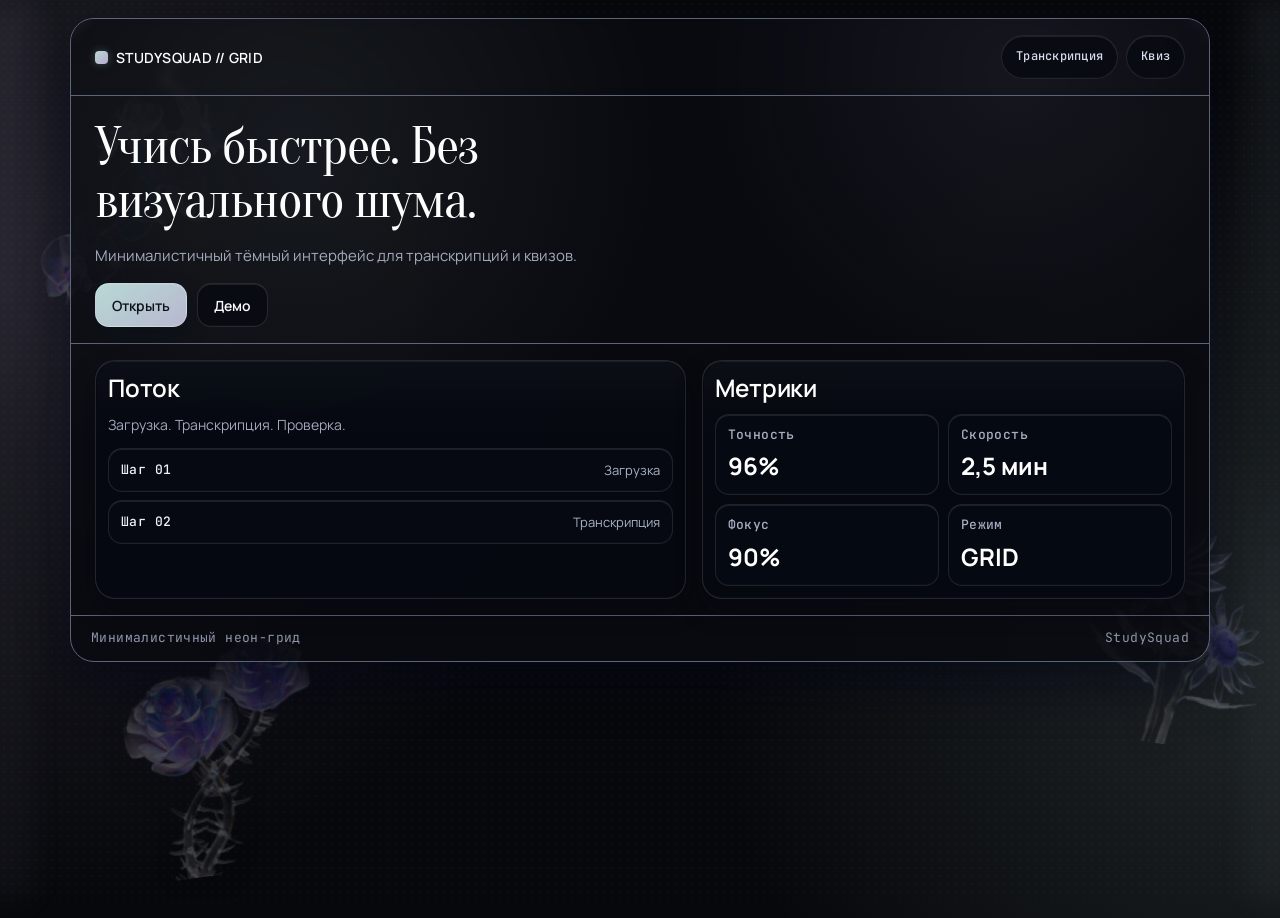
<file: design-concepts/concept-3-1.html>
<!DOCTYPE html>
<html lang="ru">
<head>
  <meta charset="UTF-8" />
  <meta name="viewport" content="width=device-width, initial-scale=1.0" />
  <title>StudySquad Concept 3.1 — Neon Grid + Liquid Glass</title>
  <link rel="preconnect" href="https://fonts.googleapis.com" />
  <link rel="preconnect" href="https://fonts.gstatic.com" crossorigin />
  <link href="https://fonts.googleapis.com/css2?family=JetBrains+Mono:wght@500;600&family=Manrope:wght@400;500;600;700&family=Oranienbaum&display=swap" rel="stylesheet" />
  <style>
    :root {
      --bg: #07080c;
      --line: #5c6478;
      --text: #fafcff;
      --muted: #a2a9bc;
      --accent: #b7d8d4;
      --accent-2: #b8abce;
      --accent-soft: rgba(183, 216, 212, 0.1);
      --focus: #9fe7dd;
      --radius: 20px;
      --radius-sm: 14px;
      --glass-fill: rgba(8, 11, 18, 0.88);
      --glass-fill-strong: rgba(6, 9, 16, 0.94);
      --glass-stroke: rgba(255, 255, 255, 0.12);
      --glass-stroke-soft: rgba(255, 255, 255, 0.10);
      --glass-inner: inset 0 1px 0 rgba(255, 255, 255, 0.09), inset 0 -1px 0 rgba(255, 255, 255, 0.02);
      --glass-blur: 10px;
      --s1: 8px;
      --s2: 12px;
      --s3: 16px;
      --s4: 24px;
      --target-min: 44px;
      --font-display: 'Oranienbaum', serif;
      --font-ui: 'Manrope', sans-serif;
      --font-mono: 'JetBrains Mono', ui-monospace, SFMono-Regular, Menlo, Consolas, monospace;
    }

    * { box-sizing: border-box; }

    body {
      margin: 0;
      font-family: var(--font-ui);
      color: var(--text);
      background:
        radial-gradient(circle at 0% 30%, rgba(184, 171, 206, 0.16), transparent 44%),
        radial-gradient(circle at 100% 70%, rgba(183, 216, 212, 0.14), transparent 40%),
        var(--bg);
      min-height: 100vh;
      overflow-x: hidden;
    }

    body::before {
      content: '';
      position: fixed;
      inset: 0;
      pointer-events: none;
      background-image:
        linear-gradient(rgba(255, 255, 255, 0.025) 1px, transparent 1px),
        linear-gradient(90deg, rgba(255, 255, 255, 0.02) 1px, transparent 1px),
        radial-gradient(circle at center, rgba(218, 228, 248, 0.2) 1px, transparent 1px);
      background-size: 100% 96px, 96px 100%, 8px 8px;
      opacity: 0.12;
      mix-blend-mode: screen;
    }

    .glow-left,
    .glow-right {
      position: fixed;
      top: 0;
      bottom: 0;
      width: 56px;
      pointer-events: none;
      z-index: 0;
      filter: blur(18px);
      opacity: 0.22;
    }

    .glow-left {
      left: -22px;
      background: linear-gradient(180deg, rgba(184, 171, 206, 0.4), rgba(109, 99, 125, 0.08), rgba(184, 171, 206, 0.24));
    }

    .glow-right {
      right: -22px;
      background: linear-gradient(180deg, rgba(183, 216, 212, 0.4), rgba(118, 146, 142, 0.08), rgba(183, 216, 212, 0.24));
    }

    .flower-layer {
      position: fixed;
      inset: 0;
      pointer-events: none;
      z-index: 0;
      overflow: hidden;
    }

    .flower {
      position: absolute;
      opacity: 0.34;
      filter: blur(0.2px) saturate(112%) drop-shadow(0 12px 20px rgba(8, 10, 24, 0.34));
      transform-origin: center;
    }

    .flower.f1 {
      width: clamp(148px, 16vw, 248px);
      top: 8%;
      left: 2%;
      transform: rotate(-12deg);
    }

    .flower.f2 {
      width: clamp(132px, 14vw, 220px);
      top: 58%;
      right: 1%;
      transform: rotate(8deg);
      opacity: 0.3;
    }

    .flower.f3 {
      width: clamp(140px, 15vw, 236px);
      bottom: 3%;
      left: 10%;
      transform: rotate(-8deg);
      opacity: 0.28;
    }

    .layout {
      position: relative;
      z-index: 1;
      width: min(1140px, calc(100% - 30px));
      margin: 18px auto 24px;
      border: 1px solid var(--line);
      border-radius: 24px;
      overflow: hidden;
      background: rgba(10, 11, 17, 0.88);
      box-shadow: 0 22px 46px rgba(4, 6, 20, 0.6);
    }

    .layout::before {
      content: '';
      position: absolute;
      inset: 0;
      pointer-events: none;
      background:
        radial-gradient(circle at 20% 20%, rgba(183, 216, 212, 0.07), transparent 35%),
        radial-gradient(circle at 83% 8%, rgba(184, 171, 206, 0.08), transparent 28%);
    }

    header {
      display: flex;
      align-items: center;
      justify-content: space-between;
      padding: var(--s3) var(--s4);
      border-bottom: 1px solid var(--line);
      backdrop-filter: blur(4px);
    }

    .logo {
      font-family: var(--font-ui);
      font-size: 14px;
      letter-spacing: 0.02em;
      font-weight: 600;
      display: inline-flex;
      align-items: center;
      gap: 8px;
    }

    .logo-mark {
      width: 13px;
      height: 13px;
      border-radius: 4px;
      background: linear-gradient(135deg, var(--accent), var(--accent-2));
      box-shadow: 0 0 8px rgba(183, 216, 212, 0.28);
    }

    .tabs {
      display: flex;
      gap: 8px;
      flex-wrap: wrap;
      justify-content: flex-end;
    }

    .tab {
      font-family: var(--font-mono);
      border: 1px solid var(--glass-stroke-soft);
      background: var(--glass-fill);
      backdrop-filter: blur(calc(var(--glass-blur) - 4px)) saturate(122%);
      -webkit-backdrop-filter: blur(calc(var(--glass-blur) - 4px)) saturate(122%);
      box-shadow: var(--glass-inner);
      color: #d7dced;
      padding: 0 14px;
      border-radius: 999px;
      min-height: var(--target-min);
      display: inline-flex;
      align-items: center;
      justify-content: center;
      font-size: 12px;
      line-height: 1.3;
      letter-spacing: 0.02em;
      font-weight: 500;
      text-transform: none;
      cursor: pointer;
    }

    .hero {
      padding: var(--s4) var(--s4) var(--s3);
      display: grid;
      grid-template-columns: 1fr;
      gap: var(--s3);
      border-bottom: 1px solid var(--line);
    }

    .hero h1 {
      margin: 0;
      font-family: var(--font-display);
      font-size: clamp(34px, 5vw, 52px);
      font-weight: 400;
      letter-spacing: -0.02em;
      line-height: 1.04;
      max-width: 18ch;
      color: #ffffff;
    }

    .hero p {
      font-family: var(--font-ui);
      margin: 0;
      max-width: 62ch;
      color: var(--muted);
      font-size: 15px;
      line-height: 1.55;
      letter-spacing: 0;
      font-weight: 400;
    }

    .hero-actions {
      display: flex;
      gap: 10px;
      flex-wrap: wrap;
    }

    .btn {
      font-family: var(--font-ui);
      text-decoration: none;
      padding: 0 16px;
      border-radius: var(--radius-sm);
      min-height: var(--target-min);
      display: inline-flex;
      align-items: center;
      justify-content: center;
      font-weight: 600;
      font-size: 14px;
      border: 1px solid var(--glass-stroke);
      color: var(--text);
      line-height: 1.25;
      background: var(--glass-fill);
      backdrop-filter: blur(var(--glass-blur)) saturate(128%);
      -webkit-backdrop-filter: blur(var(--glass-blur)) saturate(128%);
      box-shadow: var(--glass-inner);
    }

    .btn.primary {
      color: #0d1218;
      border-color: rgba(255, 255, 255, 0.25);
      background:
        linear-gradient(145deg, rgba(183, 216, 212, 0.88), rgba(184, 171, 206, 0.72)),
        var(--accent);
      box-shadow: var(--glass-inner), 0 10px 22px rgba(8, 13, 25, 0.28);
    }

    .btn:focus-visible,
    .tab:focus-visible {
      outline: 2px solid var(--focus);
      outline-offset: 2px;
    }

    .grid {
      display: grid;
      grid-template-columns: 1.1fr 0.9fr;
      gap: var(--s3);
      padding: var(--s3) var(--s4);
      border-bottom: 1px solid var(--line);
    }

    .panel {
      border: 1px solid var(--glass-stroke);
      background: var(--glass-fill-strong);
      backdrop-filter: blur(var(--glass-blur)) saturate(108%);
      -webkit-backdrop-filter: blur(var(--glass-blur)) saturate(108%);
      border-radius: var(--radius);
      padding: var(--s2);
      position: relative;
      overflow: hidden;
      box-shadow: var(--glass-inner), 0 12px 24px rgba(4, 7, 16, 0.46);
    }

    .panel::before,
    .panel::after {
      content: '';
      position: absolute;
      pointer-events: none;
    }

    .panel::before {
      inset: 1px;
      border-radius: inherit;
      background: linear-gradient(180deg, rgba(255, 255, 255, 0.07), rgba(255, 255, 255, 0.008) 24%, transparent 52%);
      opacity: 0.36;
    }

    .panel::after {
      display: none;
    }

    .panel h2 {
      margin: 0 0 10px;
      font-family: var(--font-ui);
      font-size: clamp(20px, 1.15rem + 0.45vw, 26px);
      font-weight: 600;
      line-height: 1.25;
      letter-spacing: -0.01em;
      color: #ffffff;
    }

    .panel p {
      font-family: var(--font-ui);
      margin: 0;
      color: var(--muted);
      line-height: 1.6;
      letter-spacing: 0;
      font-size: 14px;
      max-width: 95%;
    }

    .timeline {
      display: grid;
      gap: 8px;
      margin-top: 12px;
    }

    .timeline-item {
      padding: var(--s2);
      border-radius: var(--radius-sm);
      border: 1px solid var(--glass-stroke-soft);
      background: rgba(7, 10, 18, 0.86);
      backdrop-filter: blur(calc(var(--glass-blur) - 3px)) saturate(106%);
      -webkit-backdrop-filter: blur(calc(var(--glass-blur) - 3px)) saturate(106%);
      box-shadow: var(--glass-inner);
      display: flex;
      align-items: center;
      justify-content: space-between;
      gap: 10px;
    }

    .timeline-item strong {
      font-family: var(--font-mono);
      display: block;
      font-size: 13px;
      letter-spacing: 0.03em;
      line-height: 1.3;
      font-weight: 500;
      text-transform: none;
      color: #edf2ff;
    }

    .timeline-item span {
      font-family: var(--font-ui);
      color: #a9b2c6;
      font-size: 13px;
      line-height: 1.4;
    }

    .stat-list {
      display: grid;
      grid-template-columns: repeat(2, 1fr);
      gap: 9px;
      margin-top: 8px;
    }

    .stat {
      border-radius: var(--radius-sm);
      border: 1px solid var(--glass-stroke-soft);
      background: rgba(7, 10, 18, 0.84);
      backdrop-filter: blur(calc(var(--glass-blur) - 3px)) saturate(106%);
      -webkit-backdrop-filter: blur(calc(var(--glass-blur) - 3px)) saturate(106%);
      box-shadow: var(--glass-inner);
      padding: var(--s2);
    }

    .stat small {
      font-family: var(--font-mono);
      color: #a7aec2;
      display: block;
      font-size: 13px;
      line-height: 1.3;
      font-weight: 500;
      text-transform: none;
      letter-spacing: 0.03em;
    }

    .stat b {
      margin-top: 6px;
      font-family: var(--font-ui);
      font-size: 24px;
      font-weight: 700;
      display: block;
      color: #ffffff;
    }

    .foot {
      font-family: var(--font-mono);
      padding: 14px 20px;
      display: flex;
      justify-content: space-between;
      color: #8f97ac;
      font-size: 13px;
      gap: 10px;
      flex-wrap: wrap;
      line-height: 1.3;
      letter-spacing: 0.03em;
      text-transform: none;
    }

    .btn:hover,
    .tab:hover {
      border-color: var(--glass-stroke);
      transform: translateY(-1px);
    }

    @media (max-width: 900px) {
      .grid { grid-template-columns: 1fr; }
      .stat-list { grid-template-columns: 1fr; }
    }

    @media (max-width: 620px) {
      .layout {
        width: calc(100% - 14px);
        margin: 8px auto 14px;
        border-radius: 16px;
      }

      header {
        padding: 12px;
        align-items: flex-start;
        gap: 10px;
        flex-direction: column;
      }

      .tabs { justify-content: flex-start; }

      .hero,
      .grid,
      .foot {
        padding-left: 12px;
        padding-right: 12px;
      }

      .hero h1 { font-size: clamp(25px, 10vw, 42px); }
      .hero p { font-size: 16px; }
      .btn { flex: 1 1 160px; text-align: center; }
      .flower.f2,
      .flower.f3 { display: none; }
      .flower.f1 { opacity: 0.24; top: 4%; left: -8%; }
    }
  </style>
</head>
<body>
  <div class="glow-left"></div>
  <div class="glow-right"></div>
  <div class="flower-layer" aria-hidden="true">
    <img class="flower f1" src="./assets/flowers/flower-4.png" alt="" />
    <img class="flower f2" src="./assets/flowers/flower-16.png" alt="" />
    <img class="flower f3" src="./assets/flowers/flower-9.png" alt="" />
  </div>

  <main class="layout">
    <header>
      <div class="logo"><span class="logo-mark"></span>STUDYSQUAD // GRID</div>
      <div class="tabs">
        <button type="button" class="tab">Транскрипция</button>
        <button type="button" class="tab">Квиз</button>
      </div>
    </header>

    <section class="hero">
      <h1>Учись быстрее. Без визуального шума.</h1>
      <p>Минималистичный тёмный интерфейс для транскрипций и квизов.</p>
      <div class="hero-actions">
        <a href="#" class="btn primary">Открыть</a>
        <a href="#" class="btn">Демо</a>
      </div>
    </section>

    <section class="grid">
      <article class="panel">
        <h2>Поток</h2>
        <p>Загрузка. Транскрипция. Проверка.</p>
        <div class="timeline">
          <div class="timeline-item">
            <strong>Шаг 01</strong>
            <span>Загрузка</span>
          </div>
          <div class="timeline-item">
            <strong>Шаг 02</strong>
            <span>Транскрипция</span>
          </div>
        </div>
      </article>

      <aside class="panel">
        <h2>Метрики</h2>
        <div class="stat-list">
          <div class="stat">
            <small>Точность</small>
            <b>96%</b>
          </div>
          <div class="stat">
            <small>Скорость</small>
            <b>2,5 мин</b>
          </div>
          <div class="stat">
            <small>Фокус</small>
            <b>90%</b>
          </div>
          <div class="stat">
            <small>Режим</small>
            <b>GRID</b>
          </div>
        </div>
      </aside>
    </section>

    <footer class="foot">
      <span>Минималистичный неон-грид</span>
      <span>StudySquad</span>
    </footer>
  </main>
</body>
</html>
</file>
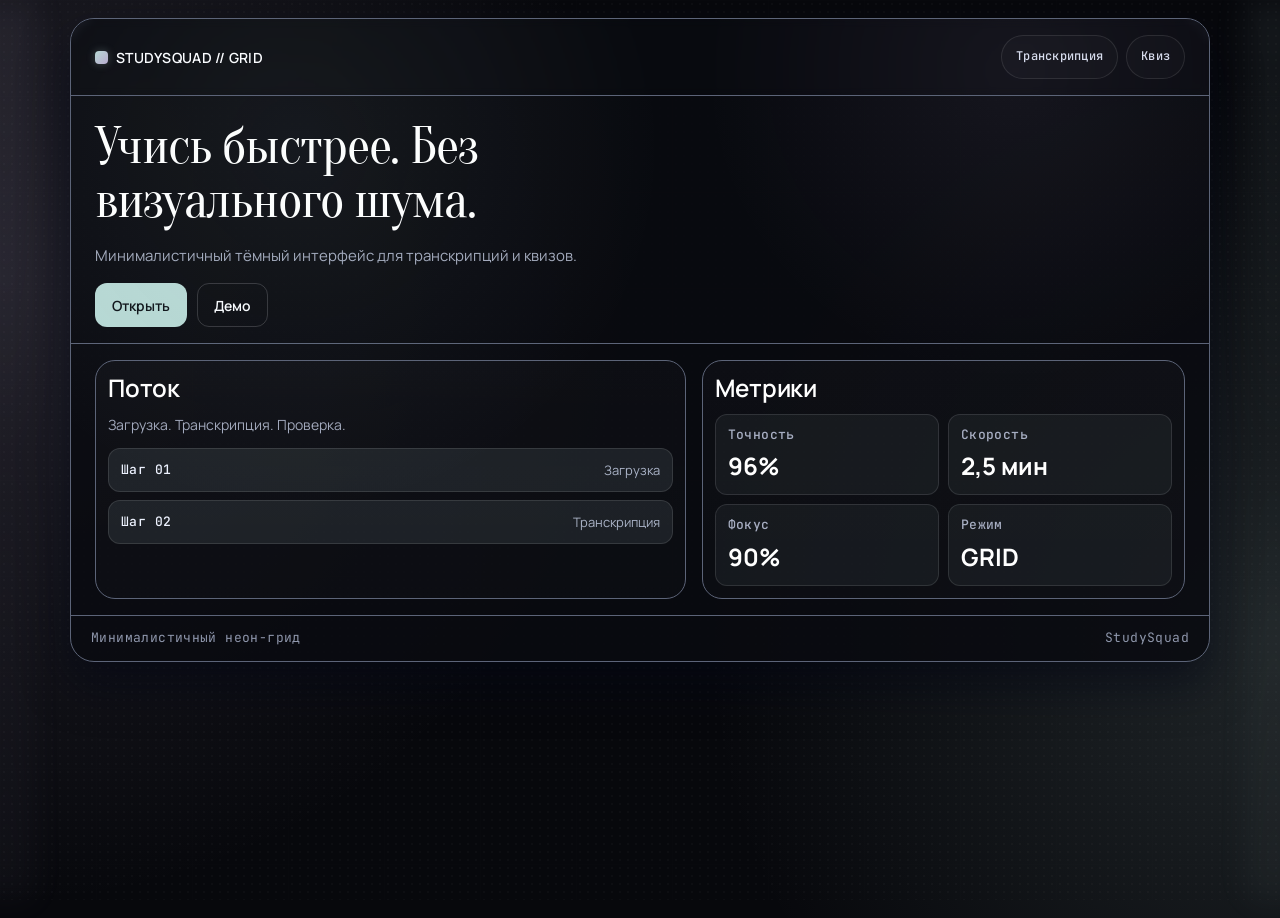
<file: design-concepts/concept-3.html>
<!DOCTYPE html>
<html lang="ru">
<head>
  <meta charset="UTF-8" />
  <meta name="viewport" content="width=device-width, initial-scale=1.0" />
  <title>StudySquad Concept 3 — Neon Grid Minimal</title>
  <link rel="preconnect" href="https://fonts.googleapis.com" />
  <link rel="preconnect" href="https://fonts.gstatic.com" crossorigin />
  <link href="https://fonts.googleapis.com/css2?family=JetBrains+Mono:wght@500;600&family=Manrope:wght@400;500;600;700&family=Oranienbaum&display=swap" rel="stylesheet" />
  <style>
    :root {
      --bg: #07080c;
      --line: #5c6478;
      --text: #fafcff;
      --muted: #a2a9bc;
      --accent: #b7d8d4;
      --accent-2: #b8abce;
      --accent-soft: rgba(183, 216, 212, 0.1);
      --focus: #9fe7dd;
      --radius: 20px;
      --s1: 8px;
      --s2: 12px;
      --s3: 16px;
      --s4: 24px;
      --target-min: 44px;
      --font-display: 'Oranienbaum', serif;
      --font-ui: 'Manrope', sans-serif;
      --font-mono: 'JetBrains Mono', ui-monospace, SFMono-Regular, Menlo, Consolas, monospace;
    }

    * { box-sizing: border-box; }

    body {
      margin: 0;
      font-family: var(--font-ui);
      color: var(--text);
      background:
        radial-gradient(circle at 0% 30%, rgba(184, 171, 206, 0.16), transparent 44%),
        radial-gradient(circle at 100% 70%, rgba(183, 216, 212, 0.14), transparent 40%),
        var(--bg);
      min-height: 100vh;
      overflow-x: hidden;
    }

    body::before {
      content: '';
      position: fixed;
      inset: 0;
      pointer-events: none;
      background-image:
        linear-gradient(rgba(255, 255, 255, 0.025) 1px, transparent 1px),
        linear-gradient(90deg, rgba(255, 255, 255, 0.02) 1px, transparent 1px),
        radial-gradient(circle at center, rgba(218, 228, 248, 0.2) 1px, transparent 1px);
      background-size: 100% 96px, 96px 100%, 8px 8px;
      opacity: 0.12;
      mix-blend-mode: screen;
    }

    .glow-left,
    .glow-right {
      position: fixed;
      top: 0;
      bottom: 0;
      width: 56px;
      pointer-events: none;
      z-index: 0;
      filter: blur(18px);
      opacity: 0.22;
    }

    .glow-left {
      left: -22px;
      background: linear-gradient(180deg, rgba(184, 171, 206, 0.4), rgba(109, 99, 125, 0.08), rgba(184, 171, 206, 0.24));
    }

    .glow-right {
      right: -22px;
      background: linear-gradient(180deg, rgba(183, 216, 212, 0.4), rgba(118, 146, 142, 0.08), rgba(183, 216, 212, 0.24));
    }

    .layout {
      position: relative;
      z-index: 1;
      width: min(1140px, calc(100% - 30px));
      margin: 18px auto 24px;
      border: 1px solid var(--line);
      border-radius: 24px;
      overflow: hidden;
      background: rgba(10, 11, 17, 0.88);
      box-shadow: 0 22px 46px rgba(4, 6, 20, 0.6);
    }

    .layout::before {
      content: '';
      position: absolute;
      inset: 0;
      pointer-events: none;
      background:
        radial-gradient(circle at 20% 20%, rgba(183, 216, 212, 0.07), transparent 35%),
        radial-gradient(circle at 83% 8%, rgba(184, 171, 206, 0.08), transparent 28%);
    }

    header {
      display: flex;
      align-items: center;
      justify-content: space-between;
      padding: var(--s3) var(--s4);
      border-bottom: 1px solid var(--line);
      backdrop-filter: blur(4px);
    }

    .logo {
      font-family: var(--font-ui);
      font-size: 14px;
      letter-spacing: 0.02em;
      font-weight: 600;
      display: inline-flex;
      align-items: center;
      gap: 8px;
    }

    .logo-mark {
      width: 13px;
      height: 13px;
      border-radius: 4px;
      background: linear-gradient(135deg, var(--accent), var(--accent-2));
      box-shadow: 0 0 8px rgba(183, 216, 212, 0.28);
    }

    .tabs {
      display: flex;
      gap: 8px;
      flex-wrap: wrap;
      justify-content: flex-end;
    }

    .tab {
      font-family: var(--font-mono);
      border: 1px solid rgba(255, 255, 255, 0.1);
      background: rgba(255, 255, 255, 0.02);
      color: #d7dced;
      padding: 0 14px;
      border-radius: 999px;
      min-height: var(--target-min);
      display: inline-flex;
      align-items: center;
      justify-content: center;
      font-size: 12px;
      line-height: 1.3;
      letter-spacing: 0.02em;
      font-weight: 500;
      text-transform: none;
      cursor: pointer;
    }

    .hero {
      padding: var(--s4) var(--s4) var(--s3);
      display: grid;
      grid-template-columns: 1fr;
      gap: var(--s3);
      border-bottom: 1px solid var(--line);
    }

    .hero h1 {
      margin: 0;
      font-family: var(--font-display);
      font-size: clamp(34px, 5vw, 52px);
      font-weight: 400;
      letter-spacing: -0.02em;
      line-height: 1.04;
      max-width: 18ch;
      color: #ffffff;
    }

    .hero p {
      font-family: var(--font-ui);
      margin: 0;
      max-width: 62ch;
      color: var(--muted);
      font-size: 15px;
      line-height: 1.55;
      letter-spacing: 0;
      font-weight: 400;
    }

    .hero-actions {
      display: flex;
      gap: 10px;
      flex-wrap: wrap;
    }

    .btn {
      font-family: var(--font-ui);
      text-decoration: none;
      padding: 0 16px;
      border-radius: 12px;
      min-height: var(--target-min);
      display: inline-flex;
      align-items: center;
      justify-content: center;
      font-weight: 600;
      font-size: 14px;
      border: 1px solid rgba(255, 255, 255, 0.17);
      color: var(--text);
      line-height: 1.25;
      background: transparent;
    }

    .btn.primary {
      color: #0d1218;
      border-color: transparent;
      background: var(--accent);
      box-shadow: none;
    }

    .btn:focus-visible,
    .tab:focus-visible {
      outline: 2px solid var(--focus);
      outline-offset: 2px;
    }

    .grid {
      display: grid;
      grid-template-columns: 1.1fr 0.9fr;
      gap: var(--s3);
      padding: var(--s3) var(--s4);
      border-bottom: 1px solid var(--line);
    }

    .panel {
      border: 1px solid var(--line);
      background: linear-gradient(180deg, rgba(255, 255, 255, 0.02), rgba(255, 255, 255, 0.01));
      border-radius: var(--radius);
      padding: var(--s2);
      position: relative;
      overflow: hidden;
    }

    .panel::before,
    .panel::after {
      display: none;
    }

    .panel h2 {
      margin: 0 0 10px;
      font-family: var(--font-ui);
      font-size: clamp(20px, 1.15rem + 0.45vw, 26px);
      font-weight: 600;
      line-height: 1.25;
      letter-spacing: -0.01em;
      color: #ffffff;
    }

    .panel p {
      font-family: var(--font-ui);
      margin: 0;
      color: var(--muted);
      line-height: 1.6;
      letter-spacing: 0;
      font-size: 14px;
      max-width: 95%;
    }

    .timeline {
      display: grid;
      gap: 8px;
      margin-top: 12px;
    }

    .timeline-item {
      padding: var(--s2);
      border-radius: 12px;
      border: 1px solid rgba(255, 255, 255, 0.11);
      background: var(--accent-soft);
      display: flex;
      align-items: center;
      justify-content: space-between;
      gap: 10px;
    }

    .timeline-item strong {
      font-family: var(--font-mono);
      display: block;
      font-size: 13px;
      letter-spacing: 0.03em;
      line-height: 1.3;
      font-weight: 500;
      text-transform: none;
      color: #edf2ff;
    }

    .timeline-item span {
      font-family: var(--font-ui);
      color: #a9b2c6;
      font-size: 13px;
      line-height: 1.4;
    }

    .stat-list {
      display: grid;
      grid-template-columns: repeat(2, 1fr);
      gap: 9px;
      margin-top: 8px;
    }

    .stat {
      border-radius: 12px;
      border: 1px solid rgba(255, 255, 255, 0.11);
      background: rgba(183, 216, 212, 0.06);
      padding: var(--s2);
    }

    .stat small {
      font-family: var(--font-mono);
      color: #a7aec2;
      display: block;
      font-size: 13px;
      line-height: 1.3;
      font-weight: 500;
      text-transform: none;
      letter-spacing: 0.03em;
    }

    .stat b {
      margin-top: 6px;
      font-family: var(--font-ui);
      font-size: 24px;
      font-weight: 700;
      display: block;
      color: #ffffff;
    }

    .foot {
      font-family: var(--font-mono);
      padding: 14px 20px;
      display: flex;
      justify-content: space-between;
      color: #8f97ac;
      font-size: 13px;
      gap: 10px;
      flex-wrap: wrap;
      line-height: 1.3;
      letter-spacing: 0.03em;
      text-transform: none;
    }

    @media (max-width: 900px) {
      .grid { grid-template-columns: 1fr; }
      .stat-list { grid-template-columns: 1fr; }
    }

    @media (max-width: 620px) {
      .layout {
        width: calc(100% - 14px);
        margin: 8px auto 14px;
        border-radius: 16px;
      }

      header {
        padding: 12px;
        align-items: flex-start;
        gap: 10px;
        flex-direction: column;
      }

      .tabs { justify-content: flex-start; }

      .hero,
      .grid,
      .foot {
        padding-left: 12px;
        padding-right: 12px;
      }

      .hero h1 { font-size: clamp(25px, 10vw, 42px); }
      .hero p { font-size: 16px; }
      .btn { flex: 1 1 160px; text-align: center; }
    }
  </style>
</head>
<body>
  <div class="glow-left"></div>
  <div class="glow-right"></div>

  <main class="layout">
    <header>
      <div class="logo"><span class="logo-mark"></span>STUDYSQUAD // GRID</div>
      <div class="tabs">
        <button type="button" class="tab">Транскрипция</button>
        <button type="button" class="tab">Квиз</button>
      </div>
    </header>

    <section class="hero">
      <h1>Учись быстрее. Без визуального шума.</h1>
      <p>Минималистичный тёмный интерфейс для транскрипций и квизов.</p>
      <div class="hero-actions">
        <a href="#" class="btn primary">Открыть</a>
        <a href="#" class="btn">Демо</a>
      </div>
    </section>

    <section class="grid">
      <article class="panel">
        <h2>Поток</h2>
        <p>Загрузка. Транскрипция. Проверка.</p>
        <div class="timeline">
          <div class="timeline-item">
            <strong>Шаг 01</strong>
            <span>Загрузка</span>
          </div>
          <div class="timeline-item">
            <strong>Шаг 02</strong>
            <span>Транскрипция</span>
          </div>
        </div>
      </article>

      <aside class="panel">
        <h2>Метрики</h2>
        <div class="stat-list">
          <div class="stat">
            <small>Точность</small>
            <b>96%</b>
          </div>
          <div class="stat">
            <small>Скорость</small>
            <b>2,5 мин</b>
          </div>
          <div class="stat">
            <small>Фокус</small>
            <b>90%</b>
          </div>
          <div class="stat">
            <small>Режим</small>
            <b>GRID</b>
          </div>
        </div>
      </aside>
    </section>

    <footer class="foot">
      <span>Минималистичный неон-грид</span>
      <span>StudySquad</span>
    </footer>
  </main>
</body>
</html>
</file>
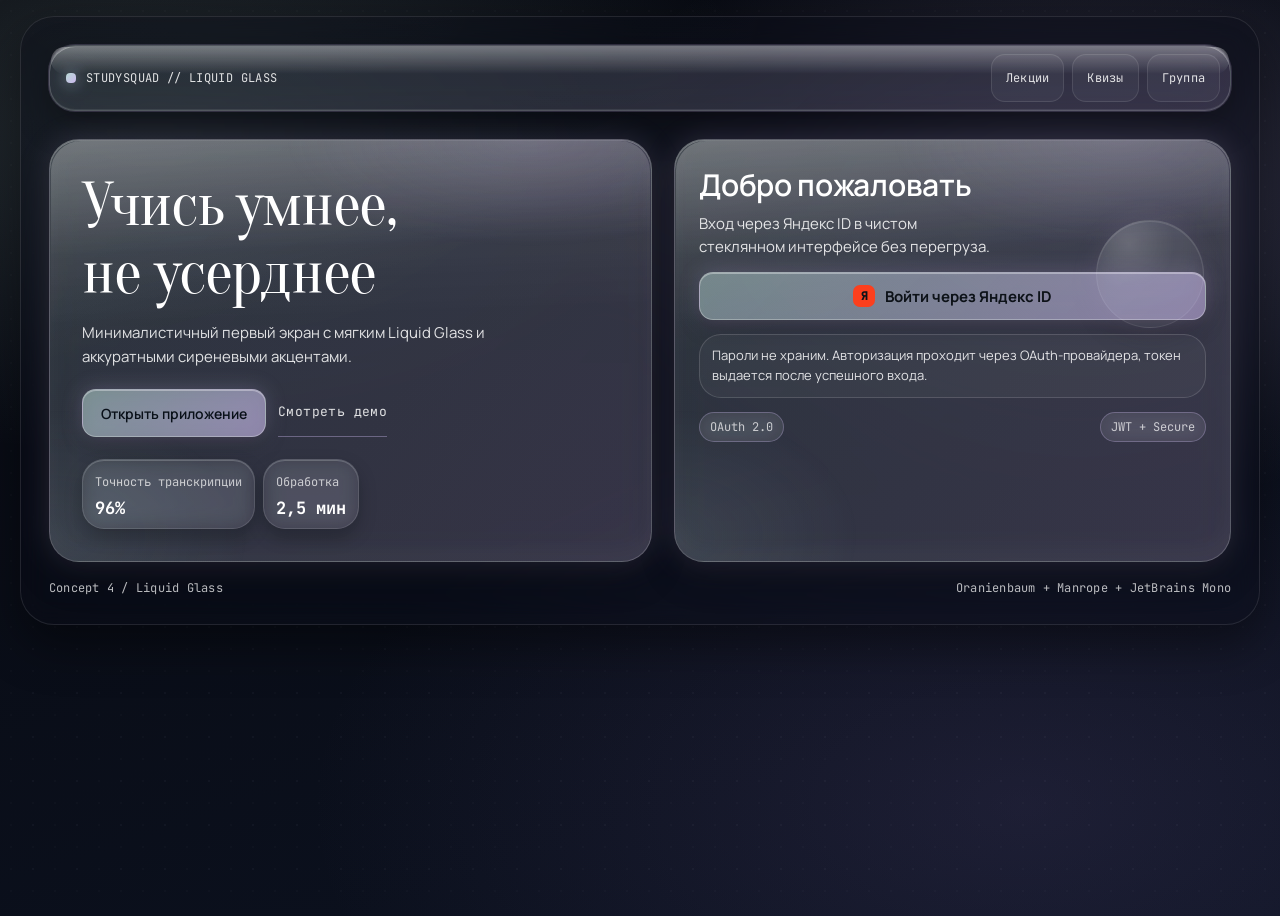
<file: design-concepts/concept-4.html>
<!DOCTYPE html>
<html lang="ru">
<head>
  <meta charset="UTF-8" />
  <meta name="viewport" content="width=device-width, initial-scale=1.0" />
  <title>StudySquad Concept 4 — Liquid Glass</title>
  <link rel="preconnect" href="https://fonts.googleapis.com" />
  <link rel="preconnect" href="https://fonts.gstatic.com" crossorigin />
  <link href="https://fonts.googleapis.com/css2?family=JetBrains+Mono:wght@500;600&family=Manrope:wght@400;500;600;700&family=Oranienbaum&display=swap" rel="stylesheet" />
  <style>
    :root {
      --bg: #07090f;
      --bg-2: #0c1221;
      --text: rgba(255, 255, 255, 0.97);
      --text-2: rgba(255, 255, 255, 0.86);
      --text-3: rgba(255, 255, 255, 0.72);

      --accent: #b7d8d4;
      --accent-2: #ccb9ee;
      --accent-2-soft: rgba(204, 185, 238, 0.28);
      --accent-2-glow: rgba(204, 185, 238, 0.42);

      --glass-fill: rgba(16, 22, 36, 0.54);
      --glass-fill-strong: rgba(16, 22, 36, 0.68);
      --glass-stroke: rgba(255, 255, 255, 0.18);
      --glass-stroke-soft: rgba(255, 255, 255, 0.1);

      --blur-sm: 10px;
      --blur-md: 18px;
      --blur-lg: 26px;

      --shadow-1: 0 12px 30px rgba(0, 0, 0, 0.32);
      --shadow-2: 0 20px 48px rgba(0, 0, 0, 0.42);

      --r-sm: 14px;
      --r-md: 22px;
      --r-lg: 30px;

      --space-2: 8px;
      --space-3: 12px;
      --space-4: 16px;
      --space-6: 28px;

      --tap-min: 48px;

      --font-display: 'Oranienbaum', serif;
      --font-ui: 'Manrope', sans-serif;
      --font-mono: 'JetBrains Mono', ui-monospace, SFMono-Regular, Menlo, Consolas, monospace;
    }

    * { box-sizing: border-box; }

    body {
      margin: 0;
      font-family: var(--font-ui);
      color: var(--text);
      min-height: 100dvh;
      background:
        radial-gradient(86% 64% at 12% 14%, rgba(183, 216, 212, 0.16), transparent 56%),
        radial-gradient(74% 62% at 84% 22%, rgba(204, 185, 238, 0.21), transparent 54%),
        radial-gradient(90% 72% at 80% 88%, rgba(112, 93, 154, 0.18), transparent 62%),
        linear-gradient(162deg, var(--bg), var(--bg-2));
      overflow-x: hidden;
    }

    .mesh {
      position: fixed;
      inset: 0;
      pointer-events: none;
      z-index: 0;
      background-image:
        radial-gradient(circle, rgba(255, 255, 255, 0.14) 0.85px, transparent 1px),
        radial-gradient(circle, rgba(204, 185, 238, 0.1) 0.85px, transparent 1px),
        linear-gradient(rgba(255, 255, 255, 0.03) 1px, transparent 1px),
        linear-gradient(90deg, rgba(255, 255, 255, 0.022) 1px, transparent 1px);
      background-size: 22px 22px, 44px 44px, 132px 132px, 132px 132px;
      background-position: 0 0, 11px 11px, 0 0, 0 0;
      opacity: 0.16;
    }

    .shell {
      position: relative;
      z-index: 1;
      width: min(1240px, calc(100% - 32px));
      margin: 16px auto;
      padding: var(--space-6);
      border-radius: calc(var(--r-lg) + 4px);
      border: 1px solid rgba(255, 255, 255, 0.1);
      background: rgba(11, 14, 22, 0.42);
      backdrop-filter: blur(14px) saturate(115%);
      -webkit-backdrop-filter: blur(14px) saturate(115%);
      box-shadow: var(--shadow-2);
      overflow: hidden;
    }

    .shell::after {
      content: '';
      position: absolute;
      inset: 0;
      pointer-events: none;
      background: radial-gradient(86% 54% at 18% 0%, rgba(255, 255, 255, 0.09), transparent 62%);
      opacity: 0.1;
    }

    .topbar {
      position: relative;
      z-index: 2;
      display: flex;
      align-items: center;
      justify-content: space-between;
      gap: 12px;
      min-height: var(--tap-min);
      padding: 8px 10px 8px 16px;
      border-radius: calc(var(--r-md) + 4px);
      border: 1px solid var(--glass-stroke);
      background: linear-gradient(135deg, rgba(183, 216, 212, 0.14), rgba(204, 185, 238, 0.18));
      backdrop-filter: blur(var(--blur-lg)) saturate(136%);
      -webkit-backdrop-filter: blur(var(--blur-lg)) saturate(136%);
      box-shadow:
        inset 0 1px 0 rgba(255, 255, 255, 0.34),
        inset 0 -1px 0 rgba(255, 255, 255, 0.08),
        0 0 0 1px rgba(204, 185, 238, 0.18),
        0 12px 34px rgba(0, 0, 0, 0.34);
    }

    .topbar::before {
      content: '';
      position: absolute;
      left: 1px;
      right: 1px;
      top: 1px;
      height: 42%;
      border-radius: inherit;
      background: linear-gradient(180deg, rgba(255, 255, 255, 0.34), rgba(255, 255, 255, 0));
      pointer-events: none;
    }

    .logo {
      display: inline-flex;
      align-items: center;
      gap: 10px;
      font-family: var(--font-mono);
      font-size: 12px;
      letter-spacing: 0.03em;
      color: var(--text-2);
      position: relative;
      z-index: 1;
    }

    .logo-dot {
      width: 10px;
      height: 10px;
      border-radius: 4px;
      background: linear-gradient(135deg, var(--accent), var(--accent-2));
      box-shadow:
        0 0 14px rgba(183, 216, 212, 0.4),
        0 0 20px rgba(204, 185, 238, 0.45);
    }

    .nav {
      display: flex;
      gap: var(--space-2);
      flex-wrap: wrap;
      justify-content: flex-end;
      position: relative;
      z-index: 1;
    }

    .nav-chip {
      min-height: var(--tap-min);
      padding: 0 14px;
      border-radius: var(--r-sm);
      border: 1px solid var(--glass-stroke-soft);
      background: rgba(255, 255, 255, 0.045);
      color: var(--text-2);
      font-family: var(--font-mono);
      font-size: 12px;
      letter-spacing: 0.02em;
      display: inline-flex;
      align-items: center;
      justify-content: center;
      text-decoration: none;
    }

    .hero {
      position: relative;
      z-index: 2;
      margin-top: var(--space-6);
      display: grid;
      grid-template-columns: 1.04fr 0.96fr;
      gap: 22px;
    }

    .liquid-panel {
      position: relative;
      border-radius: var(--r-lg);
      border: 1px solid rgba(255, 255, 255, 0.2);
      background:
        linear-gradient(165deg, rgba(255, 255, 255, 0.14), rgba(255, 255, 255, 0.03) 38%),
        linear-gradient(130deg, rgba(183, 216, 212, 0.16), rgba(204, 185, 238, 0.2)),
        linear-gradient(180deg, rgba(8, 12, 20, 0.44), rgba(8, 12, 20, 0.3));
      backdrop-filter: blur(var(--blur-md)) saturate(142%);
      -webkit-backdrop-filter: blur(var(--blur-md)) saturate(142%);
      box-shadow:
        inset 0 1px 0 rgba(255, 255, 255, 0.28),
        inset 0 -12px 24px rgba(255, 255, 255, 0.03),
        0 0 30px rgba(204, 185, 238, 0.16),
        0 16px 34px rgba(0, 0, 0, 0.3);
      overflow: hidden;
    }

    .liquid-panel::before {
      content: '';
      position: absolute;
      inset: 1px;
      border-radius: inherit;
      pointer-events: none;
      background: linear-gradient(178deg, rgba(255, 255, 255, 0.3), rgba(255, 255, 255, 0.04) 26%, transparent 42%);
      opacity: 0.78;
      mix-blend-mode: screen;
    }

    .liquid-panel::after {
      content: '';
      position: absolute;
      inset: 0;
      pointer-events: none;
      background:
        radial-gradient(58% 36% at 80% 0%, rgba(204, 185, 238, 0.3), transparent 72%),
        radial-gradient(44% 40% at 0% 94%, rgba(183, 216, 212, 0.2), transparent 78%);
      opacity: 0.44;
    }

    .hero-main { padding: 32px; }

    h1 {
      margin: 0 0 14px;
      font-family: var(--font-display);
      font-size: clamp(42px, 4.9vw, 64px);
      line-height: 1.08;
      font-weight: 400;
      letter-spacing: -0.02em;
      max-width: 12ch;
      color: #fff;
      text-wrap: balance;
      position: relative;
      z-index: 1;
    }

    .sub {
      margin: 0;
      max-width: 46ch;
      font-size: 15px;
      line-height: 1.6;
      color: var(--text-2);
      position: relative;
      z-index: 1;
    }

    .hero-actions {
      margin-top: 20px;
      display: flex;
      gap: 12px;
      flex-wrap: wrap;
      align-items: center;
      position: relative;
      z-index: 1;
    }

    .btn {
      min-height: var(--tap-min);
      padding: 0 18px;
      border-radius: var(--r-sm);
      border: 1px solid rgba(255, 255, 255, 0.3);
      text-decoration: none;
      font-family: var(--font-ui);
      font-size: 14px;
      font-weight: 600;
      display: inline-flex;
      align-items: center;
      justify-content: center;
      color: #091019;
      background: linear-gradient(135deg, rgba(183, 216, 212, 0.52), rgba(204, 185, 238, 0.58));
      backdrop-filter: blur(10px);
      -webkit-backdrop-filter: blur(10px);
      box-shadow:
        inset 0 1px 0 rgba(255, 255, 255, 0.35),
        0 0 20px rgba(204, 185, 238, 0.26),
        0 8px 20px rgba(0, 0, 0, 0.28);
      transition: transform 0.18s ease, filter 0.18s ease, box-shadow 0.18s ease;
    }

    .text-link {
      min-height: var(--tap-min);
      display: inline-flex;
      align-items: center;
      color: var(--text-2);
      text-decoration: none;
      font-family: var(--font-mono);
      font-size: 13px;
      letter-spacing: 0.03em;
      border-bottom: 1px solid rgba(204, 185, 238, 0.38);
      padding-bottom: 2px;
      transition: color 0.18s ease, border-color 0.18s ease;
    }

    .btn:hover {
      filter: brightness(1.05);
      transform: translateY(-1px);
    }

    .text-link:hover {
      color: #fff;
      border-color: rgba(204, 185, 238, 0.7);
    }

    .metrics {
      margin-top: 22px;
      display: flex;
      gap: 8px;
      flex-wrap: wrap;
      position: relative;
      z-index: 1;
    }

    .metric {
      border-radius: var(--r-md);
      border: 1px solid rgba(255, 255, 255, 0.12);
      background: rgba(255, 255, 255, 0.045);
      backdrop-filter: blur(var(--blur-sm));
      -webkit-backdrop-filter: blur(var(--blur-sm));
      box-shadow: inset 0 1px 0 rgba(255, 255, 255, 0.2), 0 8px 18px rgba(0, 0, 0, 0.24);
      padding: 9px 12px;
    }

    .metric small {
      font-family: var(--font-mono);
      font-size: 12px;
      line-height: 1.3;
      color: var(--text-3);
    }

    .metric b {
      margin-top: 6px;
      display: block;
      font-family: var(--font-mono);
      font-size: 17px;
      font-weight: 700;
      color: #fff;
    }

    .auth-panel {
      padding: 24px;
      display: flex;
      flex-direction: column;
      gap: 14px;
    }

    .auth-header {
      position: relative;
      z-index: 2;
    }

    .auth-header h2 {
      margin: 0;
      font-family: var(--font-ui);
      font-size: 30px;
      font-weight: 600;
      letter-spacing: -0.01em;
      color: #fff;
    }

    .auth-header p {
      margin: 8px 0 0;
      font-size: 15px;
      line-height: 1.5;
      color: var(--text-2);
      max-width: 34ch;
    }

    .glass-button {
      position: relative;
      z-index: 2;
      min-height: var(--tap-min);
      border-radius: var(--r-sm);
      border: 1px solid rgba(255, 255, 255, 0.3);
      background: linear-gradient(135deg, rgba(183, 216, 212, 0.48), rgba(204, 185, 238, 0.56));
      box-shadow:
        inset 0 1px 0 rgba(255, 255, 255, 0.35),
        0 0 20px rgba(204, 185, 238, 0.26),
        0 8px 20px rgba(0, 0, 0, 0.28);
      color: #0d1218;
      text-decoration: none;
      font-size: 15px;
      font-weight: 700;
      display: inline-flex;
      align-items: center;
      justify-content: center;
      gap: 10px;
      padding: 0 14px;
      transition: transform 0.18s ease, filter 0.18s ease, box-shadow 0.18s ease;
    }

    .glass-button:hover {
      filter: brightness(1.06);
      transform: translateY(-1px);
    }

    .y-badge {
      width: 22px;
      height: 22px;
      border-radius: 7px;
      background: #fc3f1d;
      color: #0d1218;
      font-weight: 800;
      font-size: 12px;
      display: inline-flex;
      align-items: center;
      justify-content: center;
      font-family: var(--font-mono);
    }

    .auth-note {
      position: relative;
      z-index: 2;
      border-radius: var(--r-md);
      border: 1px solid rgba(255, 255, 255, 0.14);
      background: rgba(255, 255, 255, 0.04);
      padding: 11px 12px;
      font-size: 13px;
      color: var(--text-2);
      line-height: 1.52;
    }

    .trust-row {
      position: relative;
      z-index: 2;
      display: flex;
      align-items: center;
      justify-content: space-between;
      gap: 10px;
      font-family: var(--font-mono);
      font-size: 12px;
      color: var(--text-3);
    }

    .trust-tag {
      display: inline-flex;
      align-items: center;
      min-height: 30px;
      padding: 0 10px;
      border-radius: 999px;
      border: 1px solid rgba(204, 185, 238, 0.3);
      background: rgba(255, 255, 255, 0.05);
      backdrop-filter: blur(var(--blur-sm));
      -webkit-backdrop-filter: blur(var(--blur-sm));
    }

    .glass-orb {
      position: absolute;
      width: 108px;
      height: 108px;
      border-radius: 50%;
      top: 80px;
      right: 26px;
      pointer-events: none;
      z-index: 1;
      border: 1px solid rgba(255, 255, 255, 0.2);
      background: radial-gradient(circle at 30% 22%, rgba(255, 255, 255, 0.36), rgba(255, 255, 255, 0.1) 40%, rgba(255, 255, 255, 0.04));
      backdrop-filter: blur(10px);
      -webkit-backdrop-filter: blur(10px);
      box-shadow:
        inset 0 1px 0 rgba(255, 255, 255, 0.24),
        0 0 24px rgba(204, 185, 238, 0.28),
        0 10px 26px rgba(0, 0, 0, 0.35);
      opacity: 0.52;
    }

    .footer {
      position: relative;
      z-index: 2;
      margin-top: 18px;
      display: flex;
      justify-content: space-between;
      gap: 10px;
      flex-wrap: wrap;
      color: var(--text-3);
      font-family: var(--font-mono);
      font-size: 12px;
      letter-spacing: 0.02em;
    }

    .btn:focus-visible,
    .glass-button:focus-visible,
    .nav-chip:focus-visible,
    .text-link:focus-visible {
      outline: 2px solid rgba(159, 231, 221, 0.96);
      outline-offset: 2px;
      box-shadow: 0 0 0 2px rgba(159, 231, 221, 0.92), 0 0 0 6px rgba(159, 231, 221, 0.28);
    }

    @media (max-width: 980px) {
      .hero {
        grid-template-columns: 1fr;
      }

      .glass-orb {
        display: none;
      }
    }

    @media (max-width: 768px) {
      :root {
        --blur-sm: 9px;
        --blur-md: 14px;
        --blur-lg: 18px;
      }

      .shell {
        width: calc(100% - 16px);
        margin: 8px auto;
        padding: 14px;
        padding-bottom: max(14px, env(safe-area-inset-bottom));
      }

      .topbar {
        flex-direction: column;
        align-items: stretch;
        padding: 8px;
      }

      .logo {
        width: 100%;
        justify-content: center;
      }

      .nav {
        width: 100%;
        justify-content: center;
      }

      .hero-main,
      .auth-panel {
        padding: 20px;
      }

      h1 {
        font-size: clamp(34px, 9.2vw, 52px);
        line-height: 1.1;
      }

      .sub {
        font-size: 15px;
      }

      .hero-actions {
        width: 100%;
      }

      .btn {
        width: 100%;
      }

      .text-link {
        min-height: 40px;
      }

      .trust-row {
        flex-wrap: wrap;
      }
    }

    @media (prefers-reduced-motion: reduce) {
      * {
        transition: none !important;
        animation: none !important;
      }
    }
  </style>
</head>
<body>
  <div class="mesh"></div>

  <main class="shell">
    <header class="topbar">
      <div class="logo"><span class="logo-dot"></span>STUDYSQUAD // LIQUID GLASS</div>
      <nav class="nav" aria-label="Главная навигация">
        <a href="#" class="nav-chip">Лекции</a>
        <a href="#" class="nav-chip">Квизы</a>
        <a href="#" class="nav-chip">Группа</a>
      </nav>
    </header>

    <section class="hero">
      <article class="hero-main liquid-panel">
        <h1>Учись умнее, не усерднее</h1>
        <p class="sub">Минималистичный первый экран с мягким Liquid Glass и аккуратными сиреневыми акцентами.</p>

        <div class="hero-actions">
          <a href="#" class="btn">Открыть приложение</a>
          <a href="#" class="text-link">Смотреть демо</a>
        </div>

        <div class="metrics">
          <div class="metric">
            <small>Точность транскрипции</small>
            <b>96%</b>
          </div>
          <div class="metric">
            <small>Обработка</small>
            <b>2,5 мин</b>
          </div>
        </div>
      </article>

      <aside class="auth-panel liquid-panel" aria-label="Панель входа">
        <div class="glass-orb"></div>

        <div class="auth-header">
          <h2>Добро пожаловать</h2>
          <p>Вход через Яндекс ID в чистом стеклянном интерфейсе без перегруза.</p>
        </div>

        <a href="#" class="glass-button">
          <span class="y-badge">Я</span>
          Войти через Яндекс ID
        </a>

        <div class="auth-note">Пароли не храним. Авторизация проходит через OAuth-провайдера, токен выдается после успешного входа.</div>

        <div class="trust-row" aria-label="Метки безопасности">
          <span class="trust-tag">OAuth 2.0</span>
          <span class="trust-tag">JWT + Secure</span>
        </div>
      </aside>
    </section>

    <footer class="footer">
      <span>Concept 4 / Liquid Glass</span>
      <span>Oranienbaum + Manrope + JetBrains Mono</span>
    </footer>
  </main>
</body>
</html>
</file>
<file: theme-3-1.css>
:root {
  --surface: rgba(8, 11, 18, 0.88);
  --surface2: rgba(11, 15, 24, 0.9);
  --border: rgba(255, 255, 255, 0.12);
  --accent: #b7d8d4;
  --accent2: #b8abce;

  --glass-fill: rgba(8, 11, 18, 0.88);
  --glass-fill-strong: rgba(6, 9, 16, 0.94);
  --glass-stroke: rgba(255, 255, 255, 0.12);
  --glass-stroke-soft: rgba(255, 255, 255, 0.09);
  --glass-inner: inset 0 1px 0 rgba(255, 255, 255, 0.08), inset 0 -1px 0 rgba(255, 255, 255, 0.02);
  --glass-shadow: 0 14px 28px rgba(4, 7, 16, 0.44);
  --glass-blur: 10px;
}

.bg::before,
.bg::after {
  content: '';
  position: absolute;
  pointer-events: none;
  background-repeat: no-repeat;
  background-size: contain;
  filter: saturate(112%) drop-shadow(0 12px 24px rgba(7, 11, 24, 0.42));
}

.bg::before {
  width: clamp(136px, 16vw, 240px);
  height: clamp(136px, 16vw, 240px);
  left: clamp(8px, 2vw, 26px);
  bottom: clamp(8px, 2vw, 34px);
  opacity: 0.23;
  background-image: url('design-concepts/assets/flowers/flower-9.png');
}

.bg::after {
  width: clamp(128px, 14vw, 220px);
  height: clamp(128px, 14vw, 220px);
  right: clamp(4px, 1.8vw, 22px);
  top: clamp(40px, 12vh, 110px);
  opacity: 0.2;
  background-image: url('design-concepts/assets/flowers/flower-16.png');
}

.right,
.sidebar,
.mobile-nav,
.mobile-header,
.card,
.stat-card,
.transcription-card,
.quiz-card,
.transcript-card,
.question-card,
.results-card,
.dropzone,
.info-block,
.copy-btn,
.btn-secondary {
  background: var(--glass-fill-strong) !important;
  border-color: var(--glass-stroke) !important;
  backdrop-filter: blur(var(--glass-blur)) saturate(108%);
  -webkit-backdrop-filter: blur(var(--glass-blur)) saturate(108%);
  box-shadow: var(--glass-inner), var(--glass-shadow);
}

.stat,
.timeline-item,
.quiz-questions-count,
.dropzone-formats,
.feature-icon,
.transcript-header,
.tc-icon,
.quiz-icon,
.tab {
  background: rgba(8, 12, 20, 0.84) !important;
  border-color: var(--glass-stroke-soft) !important;
  box-shadow: var(--glass-inner);
}

.stat-card,
.transcription-card,
.quiz-card,
.transcript-card,
.question-card,
.results-card,
.dropzone,
.card,
.info-block {
  position: relative;
  overflow: hidden;
}

.stat-card::before,
.transcription-card::before,
.quiz-card::before,
.transcript-card::before,
.question-card::before,
.results-card::before,
.dropzone::before,
.card::before,
.info-block::before {
  content: '';
  position: absolute;
  inset: 1px;
  border-radius: inherit;
  pointer-events: none;
  background: linear-gradient(180deg, rgba(255, 255, 255, 0.07), rgba(255, 255, 255, 0.008) 24%, transparent 52%);
  opacity: 0.34;
}

.btn-primary,
.btn-submit,
.btn-start,
.btn-next,
.btn-yandex {
  color: #0d1218 !important;
  border-color: rgba(255, 255, 255, 0.25) !important;
  background: linear-gradient(145deg, rgba(183, 216, 212, 0.84), rgba(184, 171, 206, 0.7)) !important;
  box-shadow: inset 0 1px 0 rgba(255, 255, 255, 0.28), 0 10px 20px rgba(6, 10, 18, 0.34) !important;
}

.nav-item:hover,
.quiz-card:hover,
.transcription-card:hover,
.btn-secondary:hover,
.option:hover:not(.disabled) {
  border-color: rgba(255, 255, 255, 0.2) !important;
  background: rgba(11, 15, 24, 0.92) !important;
}

.btn-primary:hover,
.btn-submit:hover:not(:disabled),
.btn-start:hover,
.btn-next:hover,
.btn-yandex:hover {
  transform: translateY(-1px);
  filter: none !important;
}

.option.correct,
.option.wrong,
.feedback.correct,
.feedback.wrong {
  box-shadow: none !important;
  backdrop-filter: none !important;
  -webkit-backdrop-filter: none !important;
}

.input {
  background: rgba(8, 12, 20, 0.72) !important;
  border-color: var(--glass-stroke-soft) !important;
}

.input:focus {
  border-color: rgba(183, 216, 212, 0.54) !important;
}

.file-selected,
.success-block,
.error-block {
  box-shadow: none !important;
  backdrop-filter: none !important;
  -webkit-backdrop-filter: none !important;
}

.yandex-logo {
  color: #0d1218 !important;
}

a:focus-visible,
button:focus-visible,
input:focus-visible,
select:focus-visible,
textarea:focus-visible {
  outline: 2px solid #9fe7dd !important;
  outline-offset: 2px !important;
}

.mobile-nav-item {
  font-size: 11px !important;
}

.nav-item.nav-disabled {
  opacity: 0.54;
  pointer-events: none;
  cursor: default;
}

@media (max-width: 768px) {
  .bg::after { display: none; }
  .bg::before { opacity: 0.16; left: -4px; bottom: 12px; }
}
</file>
